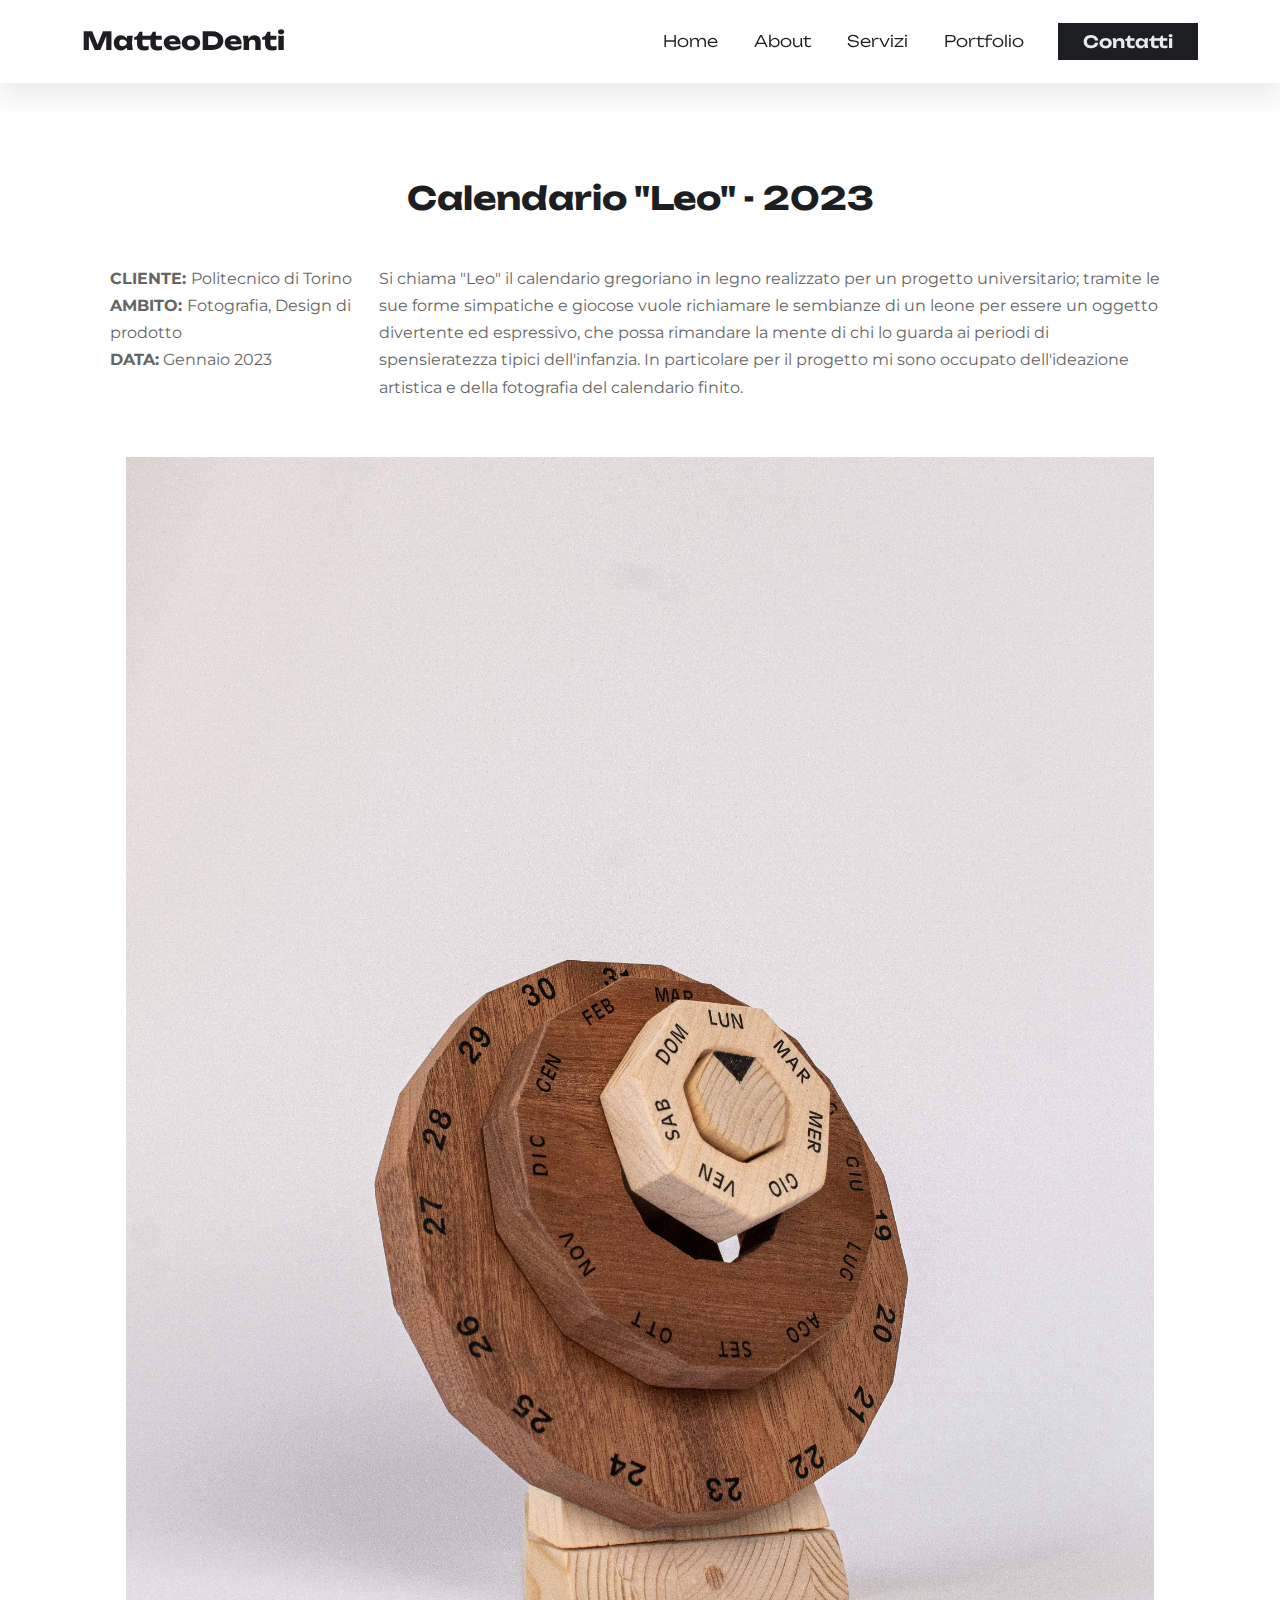
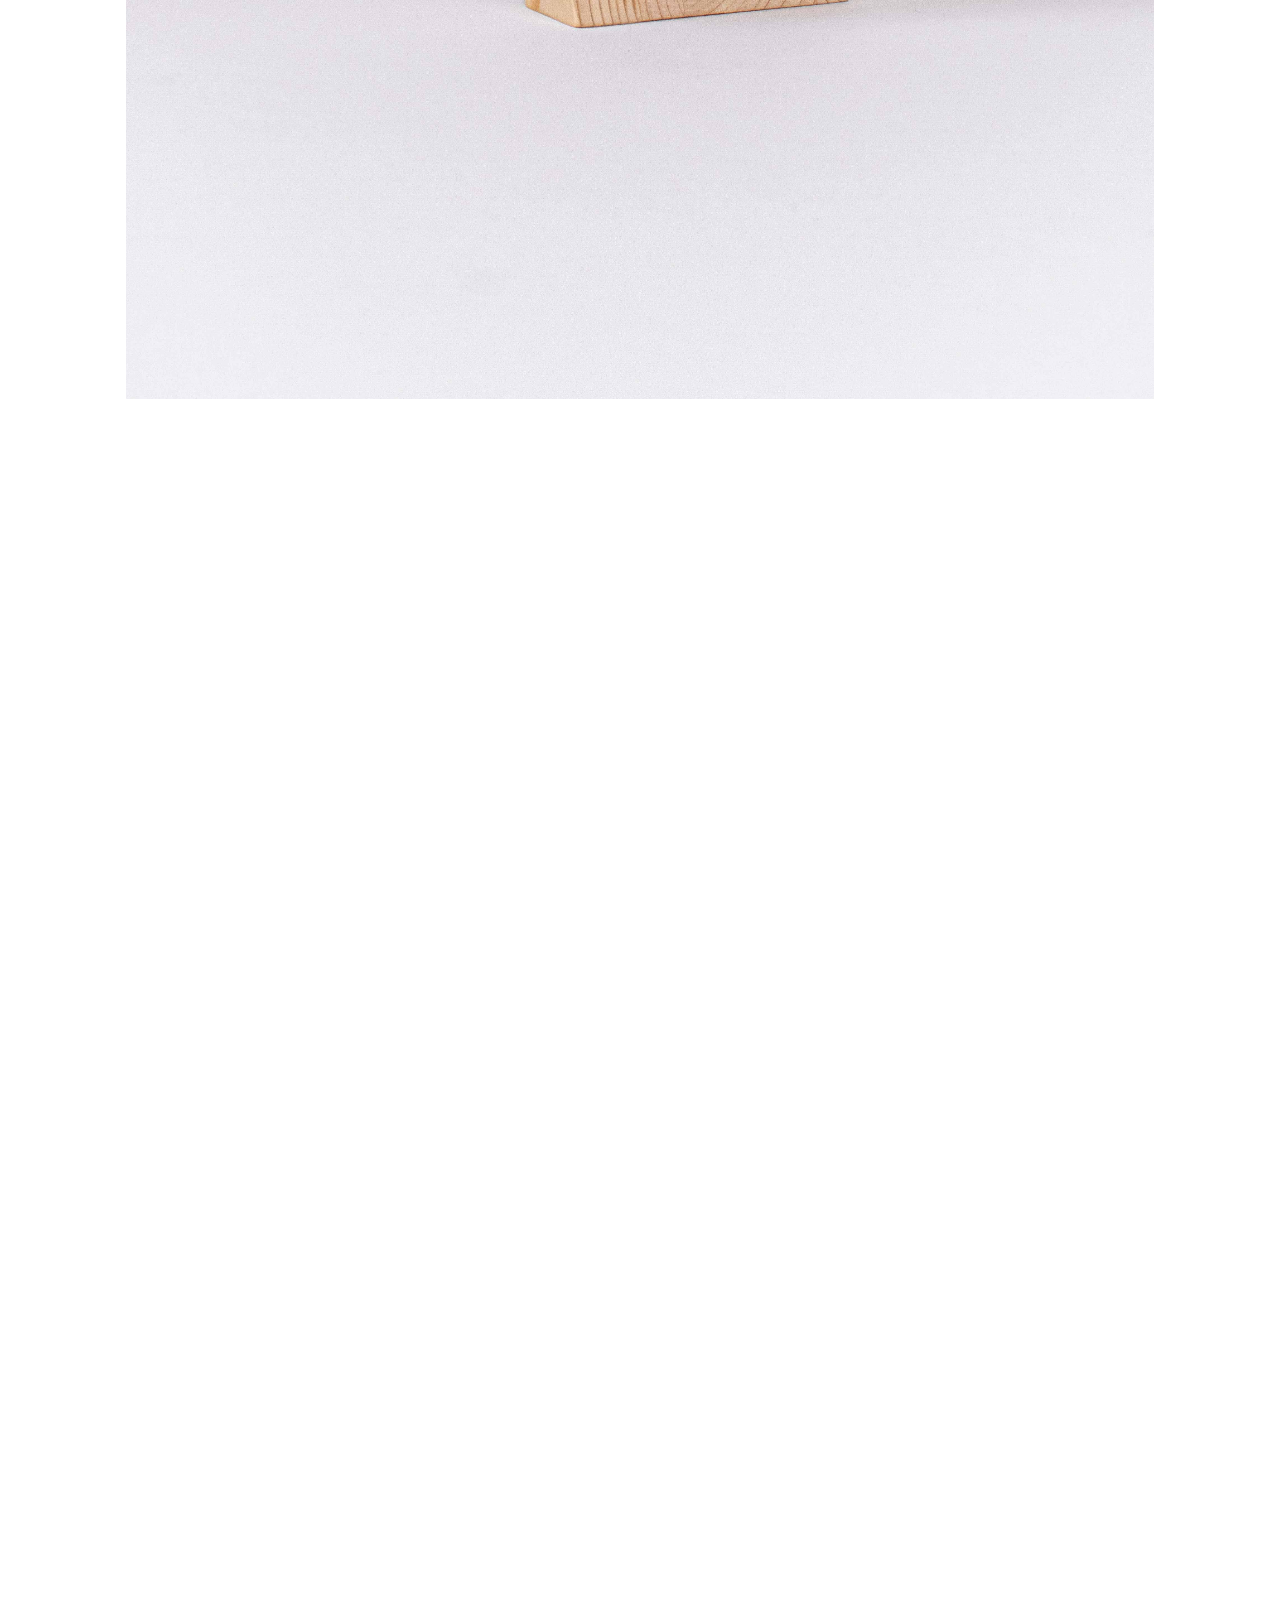
<file: PAGINE selected work/Page 2 - calendario leo.html>
<!doctype html>
<html lang="en">

<head>
    <meta charset="utf-8">
    <meta name="viewport" content="width=device-width, initial-scale=1">
    <title>Matteo Denti - sito web</title>
    <link href="https://cdn.jsdelivr.net/npm/bootstrap@5.3.3/dist/css/bootstrap.min.css" rel="stylesheet"
        integrity="sha384-QWTKZyjpPEjISv5WaRU9OFeRpok6YctnYmDr5pNlyT2bRjXh0JMhjY6hW+ALEwIH" crossorigin="anonymous">
    <!-- inserimento cdn per css bootstrap -->
    <link rel="stylesheet" href="https://cdn.jsdelivr.net/npm/bootstrap-icons@1.11.3/font/bootstrap-icons.min.css">
    <!-- inserimento cdn per icone bootstrap -->
    <link rel="stylesheet" href="../Assets/css/style.css"> <!-- inserimento dello style.css -->
    <link rel="stylesheet" href="https://cdn.jsdelivr.net/npm/swiper@11/swiper-bundle.min.css" />
    <!-- inserimento cdn per plugin swiper js -->
    <link rel="stylesheet" href="https://unpkg.com/aos@next/dist/aos.css" /> <!-- per plugin esterno animation on scroll -->
</head>

<body>

    <!-- SEZIONE 1: NAVBAR -->
    <nav class="navbar navbar-expand-lg sticky-top">
        <div class="container"> 
          <a class="navbar-brand" href="../index.html">MatteoDenti</a> 
          <button class="navbar-toggler" type="button" data-bs-toggle="collapse" data-bs-target="#navbarNav"
            aria-controls="navbarNav" aria-expanded="false" aria-label="Toggle navigation">
            <span class="navbar-toggler-icon"></span>
          </button>
          <div class="collapse navbar-collapse" id="navbarNav">
            <ul class="navbar-nav ms-auto"> <!-- Utilizzo di "ms-auto" per agire sui margini e spostare il menu a destra -->
    
              <li class="nav-item">
                <a class="nav-link" href="../index.html#hero">Home</a> <!-- link alla sezione home nella landing page -->
              </li>
              <li class="nav-item">
                <a class="nav-link" href="../index.html#about">About</a> <!-- link alla sezione about nella landing page -->
              </li>
              <li class="nav-item">
                <a class="nav-link" href="../index.html#servizi">Servizi</a> <!-- link alla sezione "servizi" nella landing page -->
              </li>
              <li class="nav-item">
                <a class="nav-link" href="../index.html#portfolio">Portfolio</a> <!-- link alla sezione "portfolio" nella landing page -->
              </li>
    
            </ul>
            <a href="../index.html#contatti" class="btn bottone-colorato ms-lg-3">Contatti</a> <!-- link alla sezione "contatti" nella landing page -->
    
          </div>
        </div>
    </nav>


    <!-- SEZIONE 2: GRIGLIA FOTO -->
    <section id="griglia-foto">

         <!-- titolo progetto e breve descrizione -->
        <div class="container px-2 pt-5">
      
        <!-- Titolo progetto -->
        <div class="title-container">
           <h1 class="titoli-sezioni mb-5 mt-5"> Calendario "Leo" - 2023 </h1>
        </div>

    
        <div class="row d-flex align-items-start margin-text-portfolio mb-2">

           <!-- Colonna sinistra: Descrizione sintetica -->
           <div class="col-md-3 col-lg-3 text-md-start">
              <p> <b> CLIENTE: </b> Politecnico di Torino <br>
                <b> AMBITO: </b> Fotografia, Design di prodotto <br>
                <b> DATA:</b> Gennaio 2023
              </p>
           </div>
      
           <!-- Colonna destra: Testo più vicino e fluido -->
           <div class="col-md-9 col-lg-9 d-flex align-items-center">
            <p class="mb-0">
                Si chiama "Leo" il calendario gregoriano in legno realizzato per un progetto universitario; 
                tramite le sue forme simpatiche e giocose vuole richiamare le sembianze di un leone per essere un oggetto divertente 
                ed espressivo, che possa rimandare la mente di chi lo guarda ai periodi di spensieratezza tipici dell'infanzia. 
                In particolare per il progetto mi sono occupato dell'ideazione artistica e della fotografia del calendario finito.
            </p>
          </div>

        </div>


            <!-- griglia fotografica -->
            <div class="row py-5 px-lg-5 px-sm-0">
                <div class="column">
                    <img class="modal-img" src="../Assets/images/Calendario Leo/1.jpg" alt="" srcset="" data-aos="fade" data-aos-delay="100">
                    <img class="modal-img" src="../Assets/images/Calendario Leo/2.jpg" alt="" srcset="" data-aos="fade" data-aos-delay="100">
                    <img class="modal-img" src="../Assets/images/Calendario Leo/3.jpg" alt="" srcset="" data-aos="fade" data-aos-delay="100">
                    <img class="modal-img" src="../Assets/images/Calendario Leo/4.jpg" alt="" srcset="" data-aos="fade" data-aos-delay="100">
                    <img class="modal-img" src="../Assets/images/Calendario Leo/6.jpg" alt="" srcset="" data-aos="fade" data-aos-delay="100">
                    <img class="modal-img" src="../Assets/images/Calendario Leo/7.jpg" alt="" srcset="" data-aos="fade" data-aos-delay="100">
                    <img class="modal-img" src="../Assets/images/Calendario Leo/8.jpg" alt="" srcset="" data-aos="fade" data-aos-delay="100">
                </div>

                <div class="column">
                    <img class="modal-img" src="../Assets/images/Calendario Leo/11.jpg" alt="" srcset="" data-aos="fade" data-aos-delay="100">
                    <img class="modal-img" src="../Assets/images/Calendario Leo/12.jpg" alt="" srcset="" data-aos="fade" data-aos-delay="100">
                    <img class="modal-img" src="../Assets/images/Calendario Leo/13.jpg" alt="" srcset="" data-aos="fade" data-aos-delay="100">
                    <img class="modal-img" src="../Assets/images/Calendario Leo/14.jpg" alt="" srcset="" data-aos="fade" data-aos-delay="100">
                    <img class="modal-img" src="../Assets/images/Calendario Leo/15.jpg" alt="" srcset="" data-aos="fade" data-aos-delay="100">
                    <img class="modal-img" src="../Assets/images/Calendario Leo/16.jpg" alt="" srcset="" data-aos="fade" data-aos-delay="100">
                    <img class="modal-img" src="../Assets/images/Calendario Leo/17.jpg" alt="" srcset="" data-aos="fade" data-aos-delay="100">
                    <img class="modal-img" src="../Assets/images/Calendario Leo/18.jpg" alt="" srcset="" data-aos="fade" data-aos-delay="100">
                </div>
            </div>


            <!-- Finestra modale -->
            <div id="modal" class="modal">
                <span class="close">&times;</span>
                <img class="modal-content" id="modal-img">
                <span class="prev">&#10094;</span> <!-- Freccia sinistra -->
                <span class="next">&#10095;</span> <!-- Freccia destra -->
            </div>

        </div>    

    </section>


    <!-- SEZIONE 7: FOOTER -->
    <section id="footer" class="margin-section section-padding-footer background-color-footer colore">
        <div class="container justify-content-center">

            <div class="row text-center">

                <div class="col-12">
                    <a href="#griglia-foto" class="link-footer">
                        <p>Back to top <i class="bi bi-arrow-up-short"></i></p>
                    </a>
                </div>

                <div class="col-12 mb-1">

                    <!-- link profilo instagram-->
                    <a href="https://www.instagram.com/teodenti.jpg?utm_source=ig_web_button_share_sheet&igsh=ZDNlZDc0MzIxNw=="
                        target="_blank" class="link-footer">
                        <!--  l'attributo target apre il link in una nuova scheda invece di ricaricare la pagina attuale. -->
                        <i class="bi bi-instagram" style="font-size: 26px;"> </i>
                    </a>

                    <!-- link profilo linkedin -->
                    <a href="https://www.linkedin.com/in/matteo-denti/" target="_blank" class="link-footer">
                        <i class="bi bi-linkedin ps-2" style="font-size: 26px;"></i>
                    </a>

                    <!-- link profilo behance-->
                    <a href="https://www.behance.net/matteodenti" target="_blank" class="link-footer">
                        <i class="bi bi-behance ps-2" style="font-size: 30px;"></i>
                    </a>

                    <!-- link per la mail -->
                    <a href="mailto:matteodenti0503@gmail.com" target="_blank" class="link-footer">
                        <i class="bi bi-envelope ps-2" style="font-size: 28px;"></i>
                    </a>

                    <!-- link contatti telegram -->
                    <a href="https://t.me/Abend999" target="_blank" class="link-footer">
                        <i class="bi bi-telegram ps-2" style="font-size: 28px;"></i>
                    </a>
                </div>

                <div class="col-12">
                    <p> ©2025 Matteo Denti. All rights Reserved </p>
                </div>



            </div>

        </div>

    </section>




    <script src="https://cdn.jsdelivr.net/npm/swiper@11/swiper-bundle.min.js"></script>
    <!-- inserimento cdn per js swiper -->
    <script src="https://unpkg.com/aos@next/dist/aos.js"></script> <!-- inserimento dello animation on scroll -->
    <script src="https://cdn.jsdelivr.net/npm/bootstrap@5.3.3/dist/js/bootstrap.bundle.min.js"
        integrity="sha384-YvpcrYf0tY3lHB60NNkmXc5s9fDVZLESaAA55NDzOxhy9GkcIdslK1eN7N6jIeHz"
        crossorigin="anonymous"></script> <!-- inserimento cdn per js bootstrap -->
    <script src="../Assets/Js/Javascript.js"> </script> <!-- inserimento dello Javascript.js-->
  
</body>

</html>
</file>
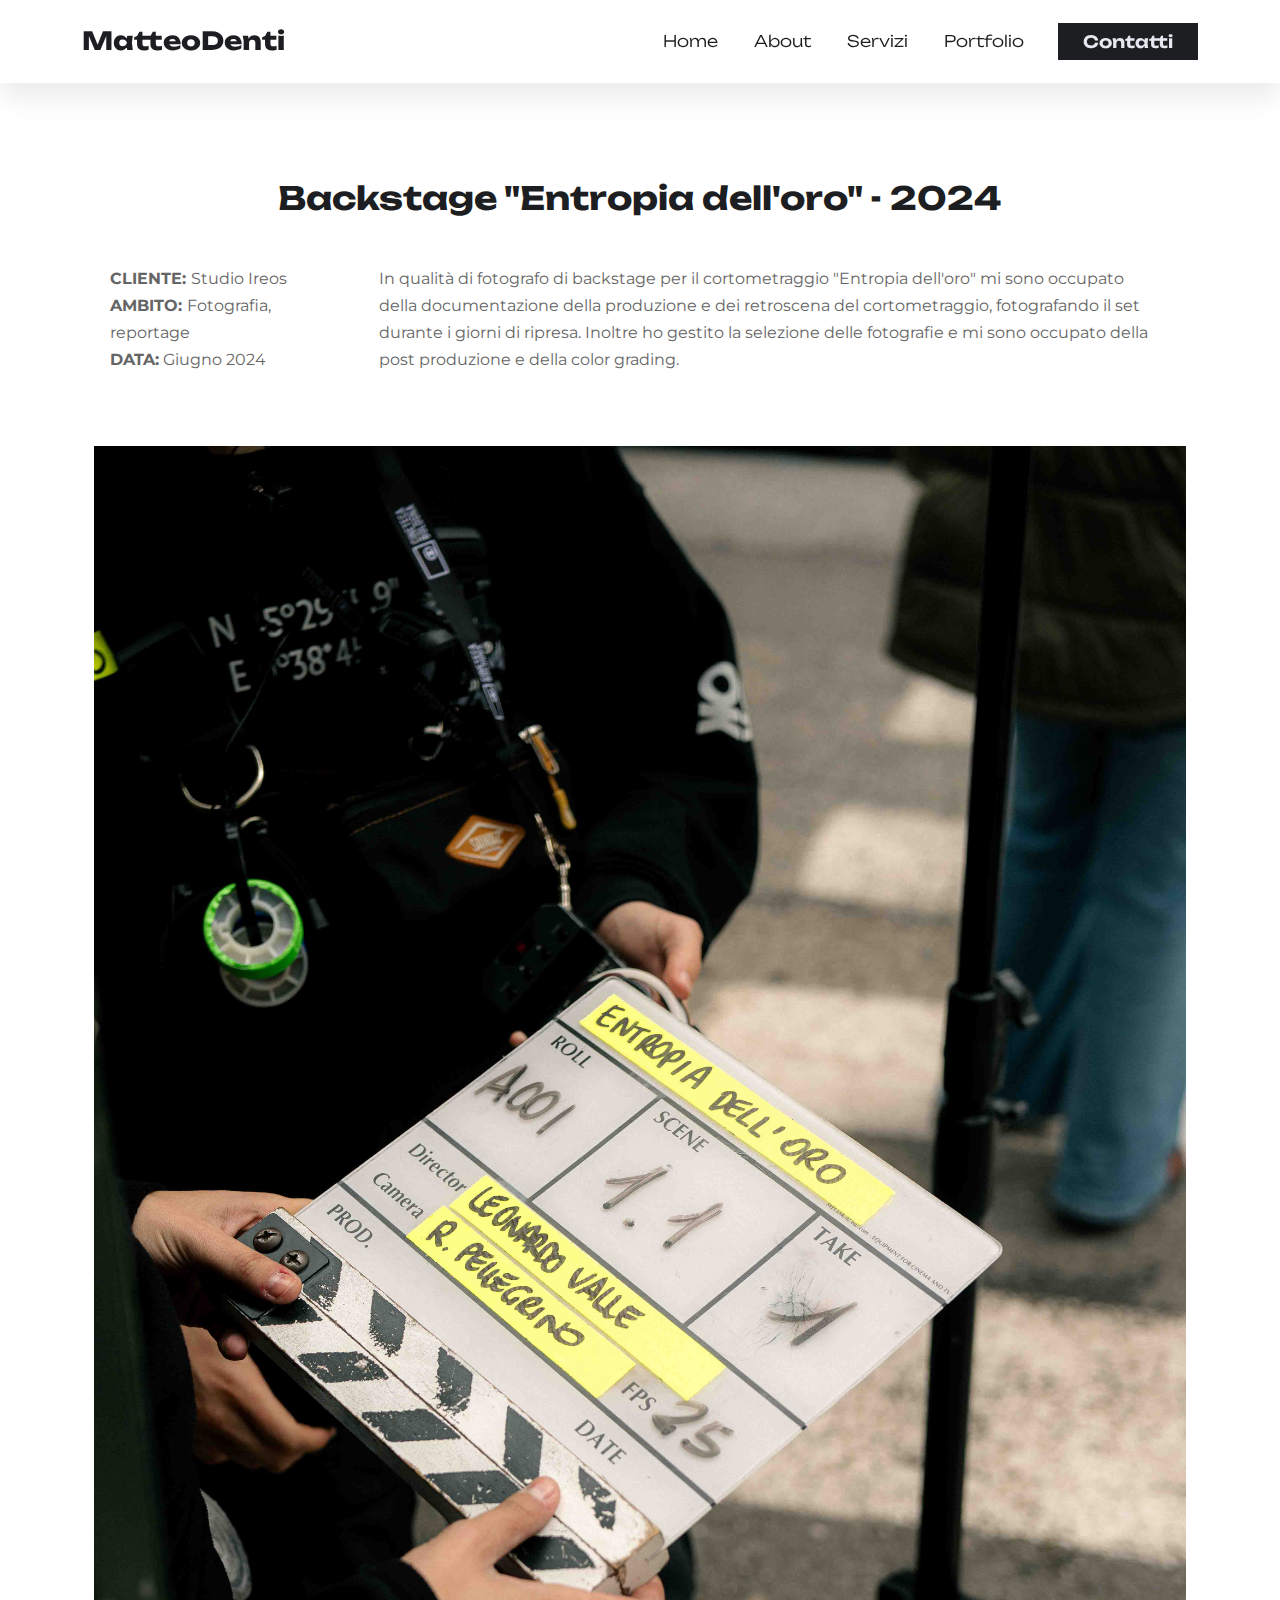
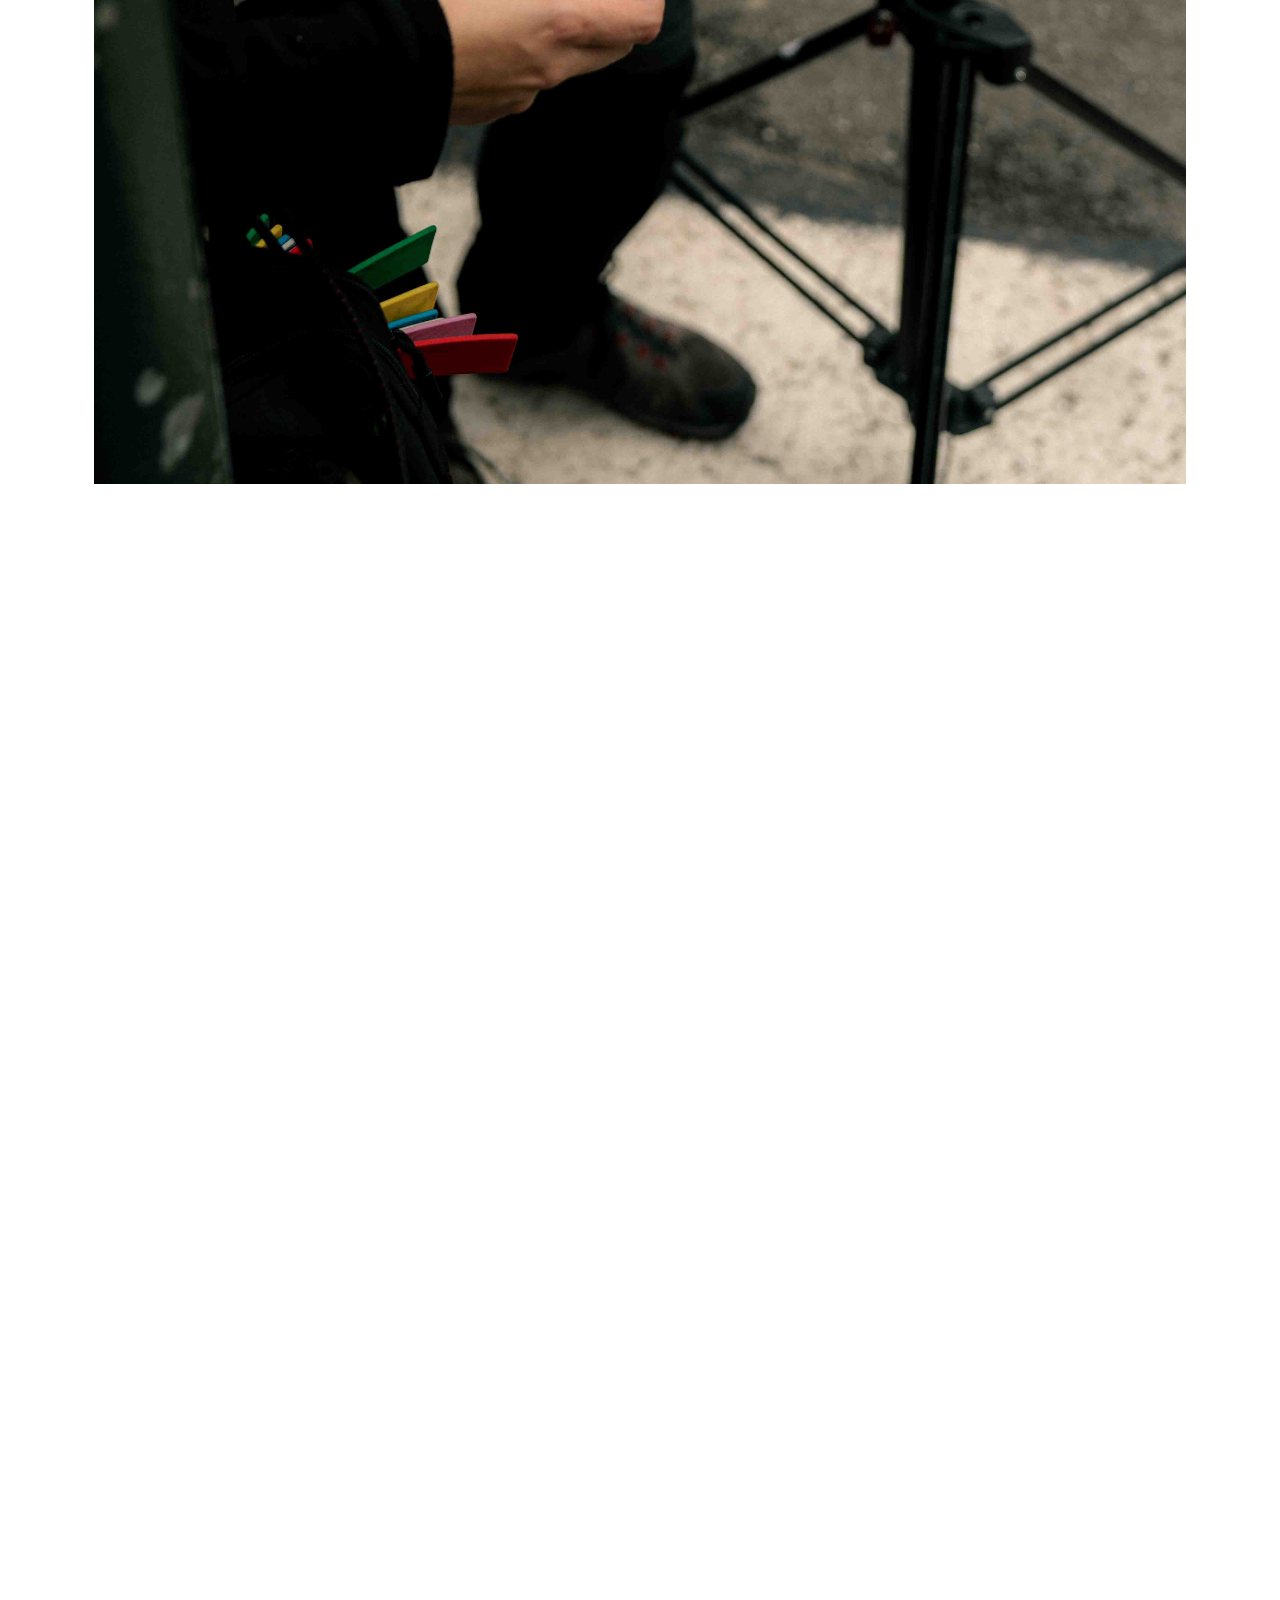
<file: PAGINE selected work/Page 3  - entropia.html>
<!doctype html>
<html lang="en">

<head>
    <meta charset="utf-8">
    <meta name="viewport" content="width=device-width, initial-scale=1">
    <title>Matteo Denti - sito web</title>
    <link href="https://cdn.jsdelivr.net/npm/bootstrap@5.3.3/dist/css/bootstrap.min.css" rel="stylesheet"
        integrity="sha384-QWTKZyjpPEjISv5WaRU9OFeRpok6YctnYmDr5pNlyT2bRjXh0JMhjY6hW+ALEwIH" crossorigin="anonymous">
    <!-- inserimento cdn per css bootstrap -->
    <link rel="stylesheet" href="https://cdn.jsdelivr.net/npm/bootstrap-icons@1.11.3/font/bootstrap-icons.min.css">
    <!-- inserimento cdn per icone bootstrap -->
    <link rel="stylesheet" href="../Assets/css/style.css"> <!-- inserimento dello style.css -->
    <link rel="stylesheet" href="https://cdn.jsdelivr.net/npm/swiper@11/swiper-bundle.min.css" />
    <!-- inserimento cdn per plugin swiper js -->
    <link rel="stylesheet" href="https://unpkg.com/aos@next/dist/aos.css" />
    <!-- per plugin esterno animation on scroll -->
</head>

<body>

    <!-- SEZIONE 1: NAVBAR -->
    <nav class="navbar navbar-expand-lg sticky-top">
        <div class="container"> 
          <a class="navbar-brand" href="../index.html">MatteoDenti</a> 
          <button class="navbar-toggler" type="button" data-bs-toggle="collapse" data-bs-target="#navbarNav"
            aria-controls="navbarNav" aria-expanded="false" aria-label="Toggle navigation">
            <span class="navbar-toggler-icon"></span>
          </button>
          <div class="collapse navbar-collapse" id="navbarNav">
            <ul class="navbar-nav ms-auto"> <!-- Utilizzo di "ms-auto" per agire sui margini e spostare il menu a destra -->
    
              <li class="nav-item">
                <a class="nav-link" href="../index.html#hero">Home</a> <!-- link alla sezione home nella landing page -->
              </li>
              <li class="nav-item">
                <a class="nav-link" href="../index.html#about">About</a> <!-- link alla sezione about nella landing page -->
              </li>
              <li class="nav-item">
                <a class="nav-link" href="../index.html#servizi">Servizi</a> <!-- link alla sezione "servizi" nella landing page -->
              </li>
              <li class="nav-item">
                <a class="nav-link" href="../index.html#portfolio">Portfolio</a> <!-- link alla sezione "portfolio" nella landing page -->
              </li>
    
            </ul>
            <a href="../index.html#contatti" class="btn bottone-colorato ms-lg-3">Contatti</a> <!-- link alla sezione "contatti" nella landing page -->
    
          </div>
        </div>
    </nav>


    <!-- SEZIONE 2: GRIGLIA FOTO -->
    <section id="griglia-foto">

        <!-- titolo progetto e breve descrizione -->
        <div class="container px-2 pt-5">

            <!-- Titolo progetto -->
          <div class="title-container">
            <h1 class="titoli-sezioni mb-5 mt-5"> Backstage "Entropia dell'oro" - 2024 </h1>
          </div>


          <div class="row d-flex align-items-start margin-text-portfolio mb-2">

                <!-- Colonna sinistra: Descrizione sintetica -->
                <div class="col-md-3 col-lg-3 text-md-start">
                   <p> <b> CLIENTE: </b> Studio Ireos <br>
                     <b> AMBITO: </b> Fotografia, reportage <br>
                     <b> DATA:</b> Giugno 2024
                   </p>
                </div>
           
                <!-- Colonna destra: Testo più vicino e fluido -->
                <div class="col-md-9 col-lg-9 d-flex align-items-center">
                 <p class="mb-0">
                    In qualità di fotografo di backstage per il cortometraggio "Entropia dell'oro" mi sono occupato della documentazione 
                    della produzione e dei retroscena del cortometraggio, fotografando il set durante i giorni di ripresa. 
                    Inoltre ho gestito la selezione delle fotografie e mi sono occupato della post produzione e della color grading.
                 </p>
               </div>
     
          </div>


            <!-- griglia fotografica -->
            <div class="row py-5 px-lg-3 px-sm-0">
                <div class="column">
                    <img class="modal-img" src="../Assets/images/Entropia dell'oro/1.jpg" alt="" srcset="" data-aos="fade" data-aos-delay="20">
                    <img class="modal-img" src="../Assets/images/Entropia dell'oro/2.jpg" alt="" srcset="" data-aos="fade" data-aos-delay="20">
                    <img class="modal-img" src="../Assets/images/Entropia dell'oro/3.jpg" alt="" srcset="" data-aos="fade" data-aos-delay="20">
                    <img class="modal-img" src="../Assets/images/Entropia dell'oro/4.jpg" alt="" srcset="" data-aos="fade" data-aos-delay="20">
                    <img class="modal-img" src="../Assets/images/Entropia dell'oro/5.jpg" alt="" srcset="" data-aos="fade" data-aos-delay="20">
                    <img class="modal-img" src="../Assets/images/Entropia dell'oro/6.jpg" alt="" srcset="" data-aos="fade" data-aos-delay="20">
                    <img class="modal-img" src="../Assets/images/Entropia dell'oro/7.jpg" alt="" srcset="" data-aos="fade" data-aos-delay="20">
                    <img class="modal-img" src="../Assets/images/Entropia dell'oro/8.jpg" alt="" srcset="" data-aos="fade" data-aos-delay="20">
                </div>

                <div class="column">
                    <img class="modal-img" src="../Assets/images/Entropia dell'oro/9.jpg" alt="" srcset="" data-aos="fade" data-aos-delay="20">
                    <img class="modal-img" src="../Assets/images/Entropia dell'oro/10.jpg" alt="" srcset="" data-aos="fade" data-aos-delay="20">
                    <img class="modal-img" src="../Assets/images/Entropia dell'oro/11.jpg" alt="" srcset="" data-aos="fade" data-aos-delay="20">
                    <img class="modal-img" src="../Assets/images/Entropia dell'oro/12.jpg" alt="" srcset="" data-aos="fade" data-aos-delay="20">
                    <img class="modal-img" src="../Assets/images/Entropia dell'oro/13.jpg" alt="" srcset="" data-aos="fade" data-aos-delay="20">
                    <img class="modal-img" src="../Assets/images/Entropia dell'oro/14.jpg" alt="" srcset="" data-aos="fade" data-aos-delay="20">
                    <img class="modal-img" src="../Assets/images/Entropia dell'oro/15.jpg" alt="" srcset="" data-aos="fade" data-aos-delay="20">
                    <img class="modal-img" src="../Assets/images/Entropia dell'oro/16.jpg" alt="" srcset="" data-aos="fade" data-aos-delay="20">
                </div>

                <div class="column">
                    <img class="modal-img" src="../Assets/images/Entropia dell'oro/17.jpg" alt="" srcset="" data-aos="fade" data-aos-delay="20">
                    <img class="modal-img" src="../Assets/images/Entropia dell'oro/18.jpg" alt="" srcset="" data-aos="fade" data-aos-delay="20">
                    <img class="modal-img" src="../Assets/images/Entropia dell'oro/19.jpg" alt="" srcset="" data-aos="fade" data-aos-delay="20">
                    <img class="modal-img" src="../Assets/images/Entropia dell'oro/20.jpg" alt="" srcset="" data-aos="fade" data-aos-delay="20">
                    <img class="modal-img" src="../Assets/images/Entropia dell'oro/21.jpg" alt="" srcset="" data-aos="fade" data-aos-delay="100">
                    <img class="modal-img" src="../Assets/images/Entropia dell'oro/22.jpg" alt="" srcset="" data-aos="fade" data-aos-delay="20">
                    <img class="modal-img" src="../Assets/images/Entropia dell'oro/23.jpg" alt="" srcset="" data-aos="fade" data-aos-delay="20">
                    <img class="modal-img" src="../Assets/images/Entropia dell'oro/24.jpg" alt="" srcset="" data-aos="fade" data-aos-delay="20">
                </div>

                <div class="column">
                    <img class="modal-img" src="../Assets/images/Entropia dell'oro/25.jpg" alt="" srcset="" data-aos="fade" data-aos-delay="20">
                    <img class="modal-img" src="../Assets/images/Entropia dell'oro/26.jpg" alt="" srcset="" data-aos="fade" data-aos-delay="20">
                    <img class="modal-img" src="../Assets/images/Entropia dell'oro/27.jpg" alt="" srcset="" data-aos="fade" data-aos-delay="20">
                    <img class="modal-img" src="../Assets/images/Entropia dell'oro/28.jpg" alt="" srcset="" data-aos="fade" data-aos-delay="20">
                    <img class="modal-img" src="../Assets/images/Entropia dell'oro/29.jpg" alt="" srcset="" data-aos="fade" data-aos-delay="20">
                    <img class="modal-img" src="../Assets/images/Entropia dell'oro/30.jpg" alt="" srcset="" data-aos="fade" data-aos-delay="20">
                    <img class="modal-img" src="../Assets/images/Entropia dell'oro/31.jpg" alt="" srcset="" data-aos="fade" data-aos-delay="20">
                    <img class="modal-img" src="../Assets/images/Entropia dell'oro/32.jpg" alt="" srcset="" data-aos="fade" data-aos-delay="20">
                </div>

            </div>


            <!-- Finestra modale -->
            <div id="modal" class="modal">
                <span class="close">&times;</span>
                <img class="modal-content" id="modal-img">
                <span class="prev">&#10094;</span> <!-- Freccia sinistra -->
                <span class="next">&#10095;</span> <!-- Freccia destra -->
            </div>

        </div>

    </section>


    <!-- SEZIONE 7: FOOTER -->
    <section id="footer" class="margin-section section-padding-footer background-color-footer colore">
        <div class="container justify-content-center">

            <div class="row text-center">

                <div class="col-12">
                    <a href="#griglia-foto" class="link-footer">
                        <p>Back to top <i class="bi bi-arrow-up-short"></i></p>
                    </a>
                </div>

                <div class="col-12 mb-1">

                    <!-- link profilo instagram-->
                    <a href="https://www.instagram.com/teodenti.jpg?utm_source=ig_web_button_share_sheet&igsh=ZDNlZDc0MzIxNw=="
                        target="_blank" class="link-footer">
                        <!--  l'attributo target apre il link in una nuova scheda invece di ricaricare la pagina attuale. -->
                        <i class="bi bi-instagram" style="font-size: 26px;"> </i>
                    </a>

                    <!-- link profilo linkedin -->
                    <a href="https://www.linkedin.com/in/matteo-denti/" target="_blank" class="link-footer">
                        <i class="bi bi-linkedin ps-2" style="font-size: 26px;"></i>
                    </a>

                    <!-- link profilo behance-->
                    <a href="https://www.behance.net/matteodenti" target="_blank" class="link-footer">
                        <i class="bi bi-behance ps-2" style="font-size: 30px;"></i>
                    </a>

                    <!-- link per la mail -->
                    <a href="mailto:matteodenti0503@gmail.com" target="_blank" class="link-footer">
                        <i class="bi bi-envelope ps-2" style="font-size: 28px;"></i>
                    </a>

                    <!-- link contatti telegram -->
                    <a href="https://t.me/Abend999" target="_blank" class="link-footer">
                        <i class="bi bi-telegram ps-2" style="font-size: 28px;"></i>
                    </a>
                </div>

                <div class="col-12">
                    <p> ©2025 Matteo Denti. All rights Reserved </p>
                </div>



            </div>

        </div>

    </section>




    <script src="https://cdn.jsdelivr.net/npm/swiper@11/swiper-bundle.min.js"></script>
    <!-- inserimento cdn per js swiper -->
    <script src="https://unpkg.com/aos@next/dist/aos.js"></script> <!-- inserimento dello animation on scroll -->
    <script src="https://cdn.jsdelivr.net/npm/bootstrap@5.3.3/dist/js/bootstrap.bundle.min.js"
        integrity="sha384-YvpcrYf0tY3lHB60NNkmXc5s9fDVZLESaAA55NDzOxhy9GkcIdslK1eN7N6jIeHz"
        crossorigin="anonymous"></script> <!-- inserimento cdn per js bootstrap -->
    <script src="../Assets/Js/Javascript.js"> </script> <!-- inserimento dello Javascript.js-->
  
</body>

</html>
</file>
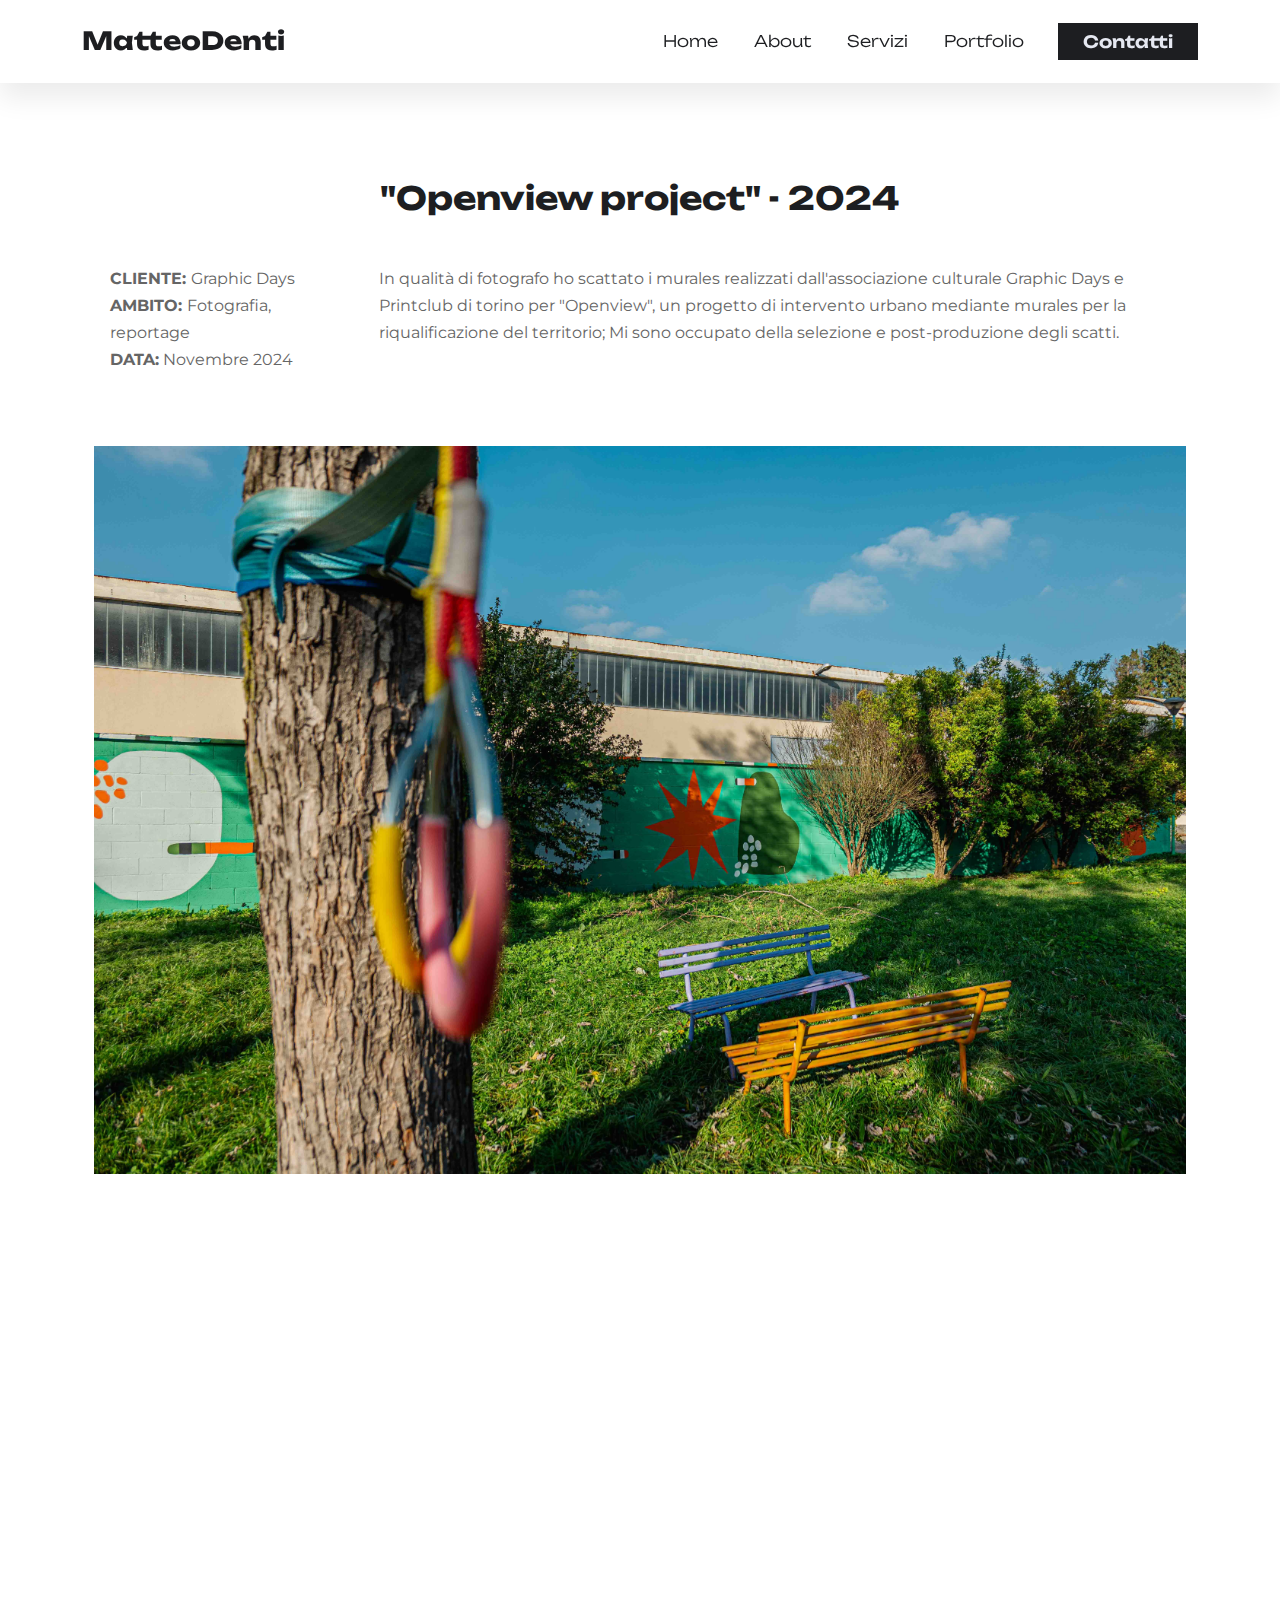
<file: PAGINE selected work/Page 4 - openview.html>
<!doctype html>
<html lang="en">

<head>
    <meta charset="utf-8">
    <meta name="viewport" content="width=device-width, initial-scale=1">
    <title>Matteo Denti - sito web</title>
    <link href="https://cdn.jsdelivr.net/npm/bootstrap@5.3.3/dist/css/bootstrap.min.css" rel="stylesheet"
        integrity="sha384-QWTKZyjpPEjISv5WaRU9OFeRpok6YctnYmDr5pNlyT2bRjXh0JMhjY6hW+ALEwIH" crossorigin="anonymous">
    <!-- inserimento cdn per css bootstrap -->
    <link rel="stylesheet" href="https://cdn.jsdelivr.net/npm/bootstrap-icons@1.11.3/font/bootstrap-icons.min.css">
    <!-- inserimento cdn per icone bootstrap -->
    <link rel="stylesheet" href="../Assets/css/style.css"> <!-- inserimento dello style.css -->
    <link rel="stylesheet" href="https://cdn.jsdelivr.net/npm/swiper@11/swiper-bundle.min.css" />
    <!-- inserimento cdn per plugin swiper js -->
    <link rel="stylesheet" href="https://unpkg.com/aos@next/dist/aos.css" />
    <!-- per plugin esterno animation on scroll -->
</head>

<body>

    <!-- SEZIONE 1: NAVBAR -->
    <nav class="navbar navbar-expand-lg sticky-top">
        <div class="container"> 
          <a class="navbar-brand" href="../index.html">MatteoDenti</a> 
          <button class="navbar-toggler" type="button" data-bs-toggle="collapse" data-bs-target="#navbarNav"
            aria-controls="navbarNav" aria-expanded="false" aria-label="Toggle navigation">
            <span class="navbar-toggler-icon"></span>
          </button>
          <div class="collapse navbar-collapse" id="navbarNav">
            <ul class="navbar-nav ms-auto"> <!-- Utilizzo di "ms-auto" per agire sui margini e spostare il menu a destra -->
    
              <li class="nav-item">
                <a class="nav-link" href="../index.html#hero">Home</a> <!-- link alla sezione home nella landing page -->
              </li>
              <li class="nav-item">
                <a class="nav-link" href="../index.html#about">About</a> <!-- link alla sezione about nella landing page -->
              </li>
              <li class="nav-item">
                <a class="nav-link" href="../index.html#servizi">Servizi</a> <!-- link alla sezione "servizi" nella landing page -->
              </li>
              <li class="nav-item">
                <a class="nav-link" href="../index.html#portfolio">Portfolio</a> <!-- link alla sezione "portfolio" nella landing page -->
              </li>
    
            </ul>
            <a href="../index.html#contatti" class="btn bottone-colorato ms-lg-3">Contatti</a> <!-- link alla sezione "contatti" nella landing page -->
    
          </div>
        </div>
      </nav>


    <!-- SEZIONE 2: GRIGLIA FOTO -->
    <section id="griglia-foto">

        <!-- titolo progetto e breve descrizione -->
        <div class="container px-2 pt-5">

            <!-- Titolo progetto -->
          <div class="title-container">
             <h1 class="titoli-sezioni mb-5 mt-5"> "Openview project" - 2024 </h1>
          </div>


          <div class="row d-flex align-items-start margin-text-portfolio mb-2">

            <!-- Colonna sinistra: Descrizione sintetica -->
            <div class="col-md-3 col-lg-3 text-md-start">
               <p> <b> CLIENTE: </b> Graphic Days <br>
                 <b> AMBITO: </b> Fotografia, reportage <br>
                 <b> DATA:</b> Novembre 2024
               </p>
            </div>
       
            <!-- Colonna destra: Testo più vicino e fluido -->
            <div class="col-md-9 col-lg-9 d-flex align-items-center">
             <p class="mb-0">
                In qualità di fotografo ho scattato i murales realizzati dall'associazione culturale Graphic Days e Printclub di torino
                per "Openview", un progetto di intervento urbano mediante murales per la riqualificazione del territorio;
                Mi sono occupato della selezione e post-produzione degli scatti.
             </p>
           </div>
 
          </div>


            <!-- griglia fotografica -->
            <div class="row py-5 px-lg-3 px-sm-0">
                <div class="column">
                    <img class="modal-img" src="../Assets/images/Openview/1.jpg" alt="" srcset="" data-aos="fade" data-aos-delay="20">
                    <img class="modal-img" src="../Assets/images/Openview/2.jpg" alt="" srcset="" data-aos="fade" data-aos-delay="20">
                    <img class="modal-img" src="../Assets/images/Openview/3.jpg" alt="" srcset="" data-aos="fade" data-aos-delay="20">
                    <img class="modal-img" src="../Assets/images/Openview/4.jpg" alt="" srcset="" data-aos="fade" data-aos-delay="20">
                    <img class="modal-img" src="../Assets/images/Openview/5.jpg" alt="" srcset="" data-aos="fade" data-aos-delay="20">
                    <img class="modal-img" src="../Assets/images/Openview/6.jpg" alt="" srcset="" data-aos="fade" data-aos-delay="20">
                    <img class="modal-img" src="../Assets/images/Openview/7.jpg" alt="" srcset="" data-aos="fade" data-aos-delay="20">
                    <img class="modal-img" src="../Assets/images/Openview/8.jpg" alt="" srcset="" data-aos="fade" data-aos-delay="20">
                    <img class="modal-img" src="../Assets/images/Openview/9.jpg" alt="" srcset="" data-aos="fade" data-aos-delay="20">
                    <img class="modal-img" src="../Assets/images/Openview/19.jpg" alt="" srcset="" data-aos="fade" data-aos-delay="20">
                    <img class="modal-img" src="../Assets/images/Openview/21.jpg" alt="" srcset="" data-aos="fade" data-aos-delay="20">
                </div>

                <div class="column">
                    <img class="modal-img" src="../Assets/images/Openview/10.jpg" alt="" srcset="" data-aos="fade" data-aos-delay="20">
                    <img class="modal-img" src="../Assets/images/Openview/11.jpg" alt="" srcset="" data-aos="fade" data-aos-delay="20">
                    <img class="modal-img" src="../Assets/images/Openview/12.jpg" alt="" srcset="" data-aos="fade" data-aos-delay="20">
                    <img class="modal-img" src="../Assets/images/Openview/13.jpg" alt="" srcset="" data-aos="fade" data-aos-delay="20">
                    <img class="modal-img" src="../Assets/images/Openview/14.jpg" alt="" srcset="" data-aos="fade" data-aos-delay="20">
                    <img class="modal-img" src="../Assets/images/Openview/15.jpg" alt="" srcset="" data-aos="fade" data-aos-delay="20">
                    <img class="modal-img" src="../Assets/images/Openview/16-v2.jpg" alt="" srcset="" data-aos="fade" data-aos-delay="20">
                    <img class="modal-img" src="../Assets/images/Openview/17.jpg" alt="" srcset="" data-aos="fade" data-aos-delay="20">
                    <img class="modal-img" src="../Assets/images/Openview/18.jpg" alt="" srcset="" data-aos="fade" data-aos-delay="20">
                    <img class="modal-img" src="../Assets/images/Openview/20.jpg" alt="" srcset="" data-aos="fade" data-aos-delay="20">
                    <img class="modal-img" src="../Assets/images/Openview/22.jpg" alt="" srcset="" data-aos="fade" data-aos-delay="20">
                </div>

            </div>


            <!-- Finestra modale -->
            <div id="modal" class="modal">
              <span class="close">&times;</span>
              <img class="modal-content" id="modal-img">
              <span class="prev">&#10094;</span> <!-- Freccia sinistra -->
              <span class="next">&#10095;</span> <!-- Freccia destra -->
            </div>

        </div>

    </section>


    <!-- SEZIONE 7: FOOTER -->
    <section id="footer" class="margin-section section-padding-footer background-color-footer colore">
        <div class="container justify-content-center">

            <div class="row text-center">

                <div class="col-12">
                    <a href="#griglia-foto" class="link-footer">
                        <p>Back to top <i class="bi bi-arrow-up-short"></i></p>
                    </a>
                </div>

                <div class="col-12 mb-1">

                    <!-- link profilo instagram-->
                    <a href="https://www.instagram.com/teodenti.jpg?utm_source=ig_web_button_share_sheet&igsh=ZDNlZDc0MzIxNw=="
                        target="_blank" class="link-footer">
                        <!--  l'attributo target apre il link in una nuova scheda invece di ricaricare la pagina attuale. -->
                        <i class="bi bi-instagram" style="font-size: 26px;"> </i>
                    </a>

                    <!-- link profilo linkedin -->
                    <a href="https://www.linkedin.com/in/matteo-denti/" target="_blank" class="link-footer">
                        <i class="bi bi-linkedin ps-2" style="font-size: 26px;"></i>
                    </a>

                    <!-- link profilo behance-->
                    <a href="https://www.behance.net/matteodenti" target="_blank" class="link-footer">
                        <i class="bi bi-behance ps-2" style="font-size: 30px;"></i>
                    </a>

                    <!-- link per la mail -->
                    <a href="mailto:matteodenti0503@gmail.com" target="_blank" class="link-footer">
                        <i class="bi bi-envelope ps-2" style="font-size: 28px;"></i>
                    </a>

                    <!-- link contatti telegram -->
                    <a href="https://t.me/Abend999" target="_blank" class="link-footer">
                        <i class="bi bi-telegram ps-2" style="font-size: 28px;"></i>
                    </a>
                </div>

                <div class="col-12">
                    <p> ©2025 Matteo Denti. All rights Reserved </p>
                </div>



            </div>

        </div>

    </section>




    <script src="https://cdn.jsdelivr.net/npm/swiper@11/swiper-bundle.min.js"></script>
    <!-- inserimento cdn per js swiper -->
    <script src="https://unpkg.com/aos@next/dist/aos.js"></script> <!-- inserimento dello animation on scroll -->
    <script src="https://cdn.jsdelivr.net/npm/bootstrap@5.3.3/dist/js/bootstrap.bundle.min.js"
        integrity="sha384-YvpcrYf0tY3lHB60NNkmXc5s9fDVZLESaAA55NDzOxhy9GkcIdslK1eN7N6jIeHz"
        crossorigin="anonymous"></script> <!-- inserimento cdn per js bootstrap -->
    <script src="../Assets/Js/Javascript.js"> </script> <!-- inserimento dello Javascript.js-->
  
</body>

</html>
</file>
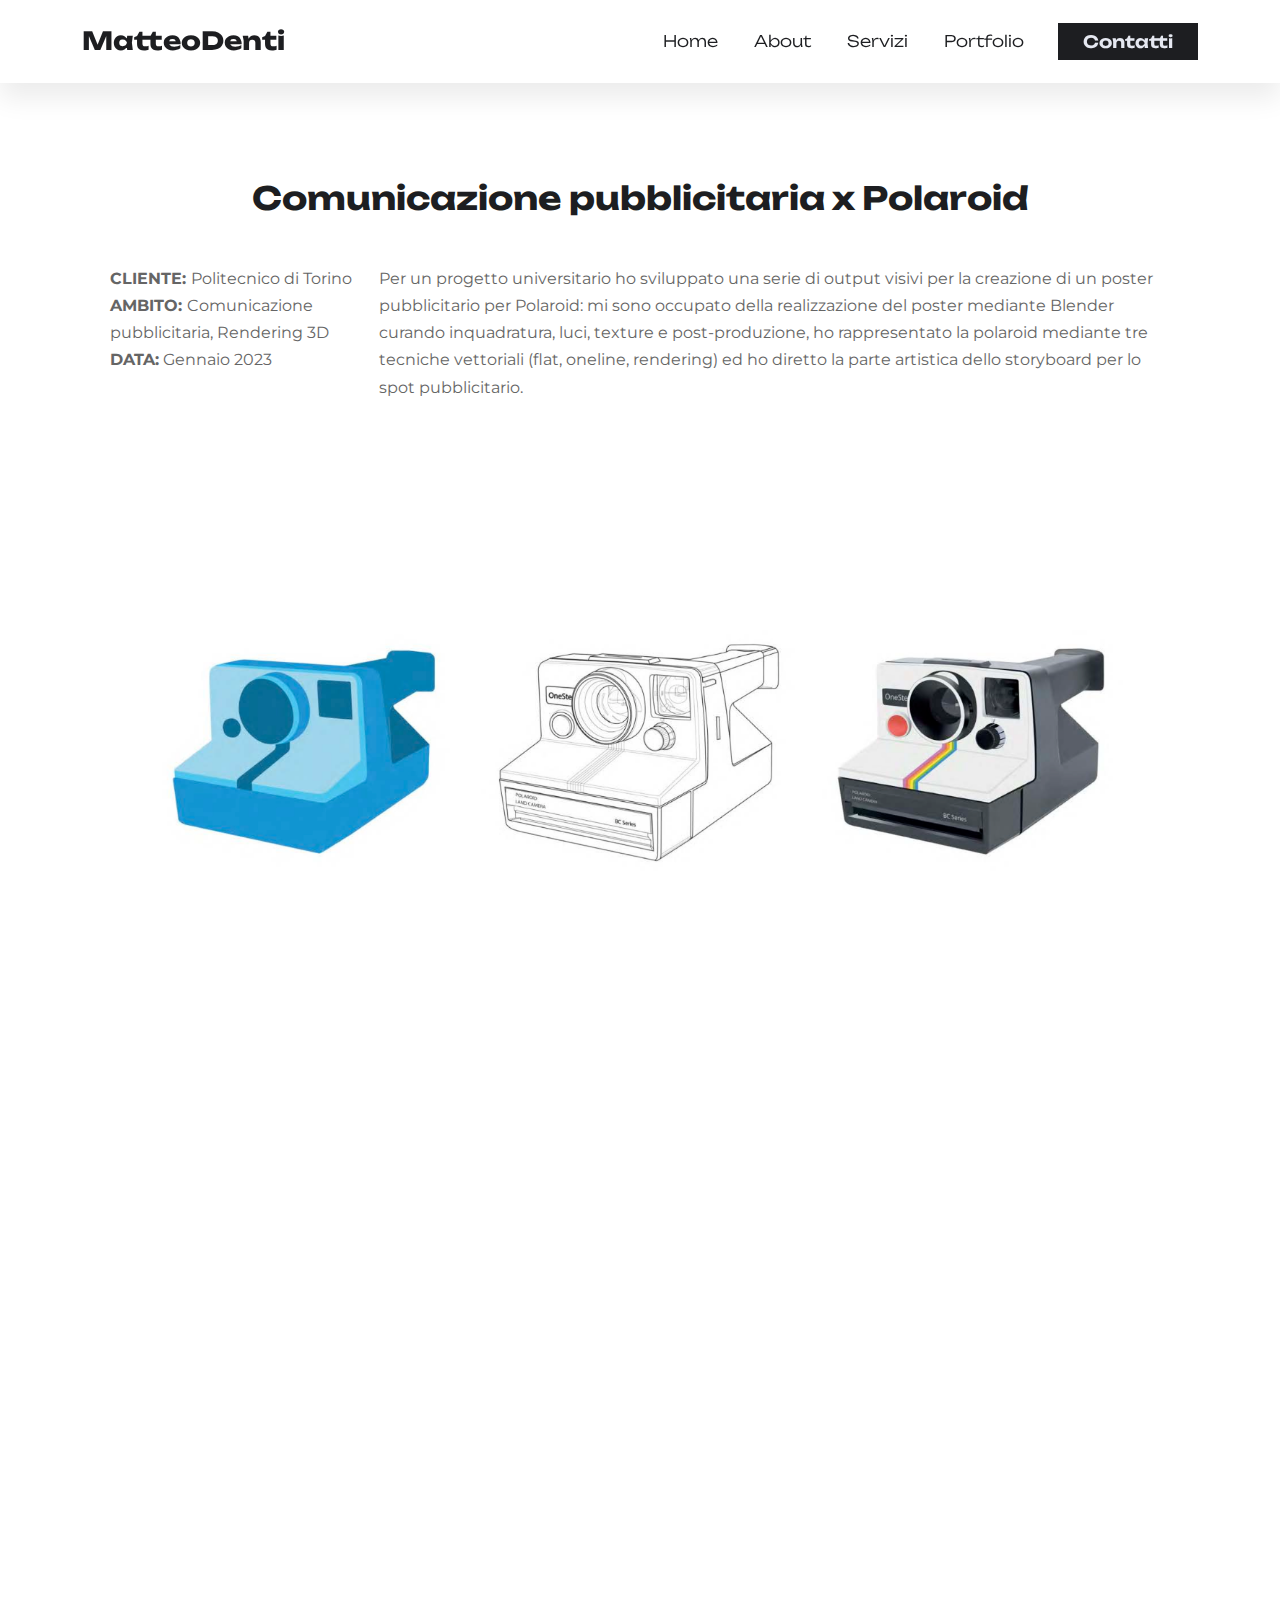
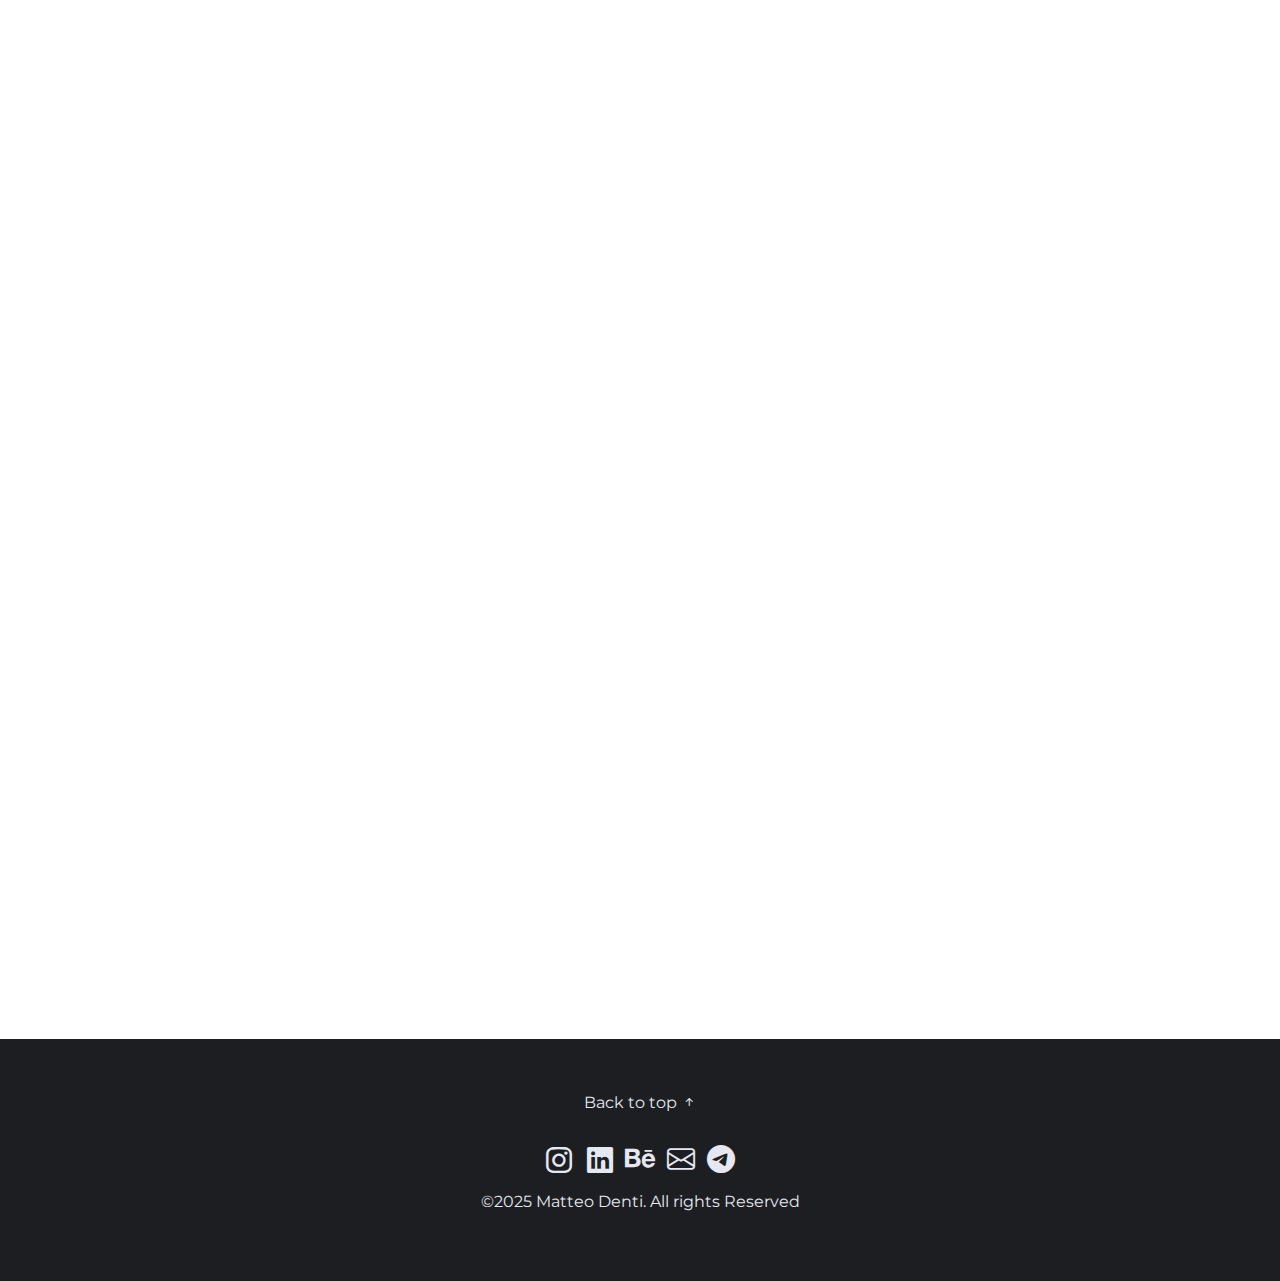
<file: PAGINE selected work/Page 6 - polaroid.html>
<!doctype html>
<html lang="en">

<head>
    <meta charset="utf-8">
    <meta name="viewport" content="width=device-width, initial-scale=1">
    <title>Matteo Denti - sito web</title>
    <link href="https://cdn.jsdelivr.net/npm/bootstrap@5.3.3/dist/css/bootstrap.min.css" rel="stylesheet"
        integrity="sha384-QWTKZyjpPEjISv5WaRU9OFeRpok6YctnYmDr5pNlyT2bRjXh0JMhjY6hW+ALEwIH" crossorigin="anonymous">
    <!-- inserimento cdn per css bootstrap -->
    <link rel="stylesheet" href="https://cdn.jsdelivr.net/npm/bootstrap-icons@1.11.3/font/bootstrap-icons.min.css">
    <!-- inserimento cdn per icone bootstrap -->
    <link rel="stylesheet" href="../Assets/css/style.css"> <!-- inserimento dello style.css -->
    <link rel="stylesheet" href="https://cdn.jsdelivr.net/npm/swiper@11/swiper-bundle.min.css" />
    <!-- inserimento cdn per plugin swiper js -->
    <link rel="stylesheet" href="https://unpkg.com/aos@next/dist/aos.css" />
    <!-- per plugin esterno animation on scroll -->
</head>

<body>

    <!-- SEZIONE 1: NAVBAR -->
    <nav class="navbar navbar-expand-lg sticky-top">
        <div class="container"> 
          <a class="navbar-brand" href="../index.html">MatteoDenti</a> 
          <button class="navbar-toggler" type="button" data-bs-toggle="collapse" data-bs-target="#navbarNav"
            aria-controls="navbarNav" aria-expanded="false" aria-label="Toggle navigation">
            <span class="navbar-toggler-icon"></span>
          </button>
          <div class="collapse navbar-collapse" id="navbarNav">
            <ul class="navbar-nav ms-auto"> <!-- Utilizzo di "ms-auto" per agire sui margini e spostare il menu a destra -->
    
              <li class="nav-item">
                <a class="nav-link" href="../index.html#hero">Home</a> <!-- link alla sezione home nella landing page -->
              </li>
              <li class="nav-item">
                <a class="nav-link" href="../index.html#about">About</a> <!-- link alla sezione about nella landing page -->
              </li>
              <li class="nav-item">
                <a class="nav-link" href="../index.html#servizi">Servizi</a> <!-- link alla sezione "servizi" nella landing page -->
              </li>
              <li class="nav-item">
                <a class="nav-link" href="../index.html#portfolio">Portfolio</a> <!-- link alla sezione "portfolio" nella landing page -->
              </li>
    
            </ul>
            <a href="../index.html#contatti" class="btn bottone-colorato ms-lg-3">Contatti</a> <!-- link alla sezione "contatti" nella landing page -->
    
          </div>
        </div>
      </nav>


    <!-- SEZIONE 2: GRIGLIA FOTO -->
    <section id="griglia-foto">

        <!-- titolo progetto e breve descrizione -->
        <div class="container px-2 pt-5">

            <!-- Titolo progetto -->
          <div class="title-container">
            <h1 class="titoli-sezioni mb-5 mt-5"> Comunicazione pubblicitaria x Polaroid </h1>
          </div>

          <div class="row d-flex align-items-start margin-text-portfolio mb-2">

            <!-- Colonna sinistra: Descrizione sintetica -->
            <div class="col-md-3 col-lg-3 text-md-start">
               <p> <b> CLIENTE: </b> Politecnico di Torino <br>
                 <b> AMBITO: </b> Comunicazione pubblicitaria, Rendering 3D <br>
                 <b> DATA:</b> Gennaio 2023 
               </p>
            </div>
       
            <!-- Colonna destra: Testo più vicino e fluido -->
            <div class="col-md-9 col-lg-9 d-flex align-items-center">
             <p class="mb-0">
              Per un progetto universitario ho sviluppato una serie di output visivi per la creazione di un poster pubblicitario per Polaroid:
              mi sono occupato della realizzazione del poster mediante Blender curando inquadratura, luci, texture e post-produzione, ho rappresentato 
              la polaroid mediante tre tecniche vettoriali (flat, oneline, rendering) ed ho diretto la parte artistica dello storyboard per lo spot pubblicitario.
             </p>
           </div>
 
          </div>

            <!-- griglia fotografica -->
            <div class="row py-5 px-lg-3 px-sm-0">

                <div class="column">
                    <img class="modal-img" src="../Assets/images/Polaroid/1.png" alt="" srcset="" data-aos="fade" data-aos-delay="20">
                    <img class="modal-img" src="../Assets/images/Polaroid/2.png" alt="" srcset="" data-aos="fade" data-aos-delay="20">
                    <img class="modal-img" src="../Assets/images/Polaroid/3.jpg" alt="" srcset="" data-aos="fade" data-aos-delay="20">
                </div>

            </div>


            <!-- Finestra modale -->
            <div id="modal" class="modal">
                <span class="close">&times;</span>
                <img class="modal-content" id="modal-img">
                <span class="prev">&#10094;</span> <!-- Freccia sinistra -->
                <span class="next">&#10095;</span> <!-- Freccia destra -->
              </div>
            
        </div>   

    </section>


    <!-- SEZIONE 7: FOOTER -->
    <section id="footer" class="margin-section section-padding-footer background-color-footer colore">
        <div class="container justify-content-center">

            <div class="row text-center">

                <div class="col-12">
                    <a href="#griglia-foto" class="link-footer">
                        <p>Back to top <i class="bi bi-arrow-up-short"></i></p>
                    </a>
                </div>

                <div class="col-12 mb-1">

                    <!-- link profilo instagram-->
                    <a href="https://www.instagram.com/teodenti.jpg?utm_source=ig_web_button_share_sheet&igsh=ZDNlZDc0MzIxNw=="
                        target="_blank" class="link-footer">
                        <!--  l'attributo target apre il link in una nuova scheda invece di ricaricare la pagina attuale. -->
                        <i class="bi bi-instagram" style="font-size: 26px;"> </i>
                    </a>

                    <!-- link profilo linkedin -->
                    <a href="https://www.linkedin.com/in/matteo-denti/" target="_blank" class="link-footer">
                        <i class="bi bi-linkedin ps-2" style="font-size: 26px;"></i>
                    </a>

                    <!-- link profilo behance-->
                    <a href="https://www.behance.net/matteodenti" target="_blank" class="link-footer">
                        <i class="bi bi-behance ps-2" style="font-size: 30px;"></i>
                    </a>

                    <!-- link per la mail -->
                    <a href="mailto:matteodenti0503@gmail.com" target="_blank" class="link-footer">
                        <i class="bi bi-envelope ps-2" style="font-size: 28px;"></i>
                    </a>

                    <!-- link contatti telegram -->
                    <a href="https://t.me/Abend999" target="_blank" class="link-footer">
                        <i class="bi bi-telegram ps-2" style="font-size: 28px;"></i>
                    </a>
                </div>

                <div class="col-12">
                    <p> ©2025 Matteo Denti. All rights Reserved </p>
                </div>



            </div>

        </div>

    </section>




    <script src="https://cdn.jsdelivr.net/npm/swiper@11/swiper-bundle.min.js"></script>
    <!-- inserimento cdn per js swiper -->
    <script src="https://unpkg.com/aos@next/dist/aos.js"></script> <!-- inserimento dello animation on scroll -->
    <script src="https://cdn.jsdelivr.net/npm/bootstrap@5.3.3/dist/js/bootstrap.bundle.min.js"
        integrity="sha384-YvpcrYf0tY3lHB60NNkmXc5s9fDVZLESaAA55NDzOxhy9GkcIdslK1eN7N6jIeHz"
        crossorigin="anonymous"></script> <!-- inserimento cdn per js bootstrap -->
    <script src="../Assets/Js/Javascript.js"> </script> <!-- inserimento dello Javascript.js-->
  
</body>

</html>
</file>
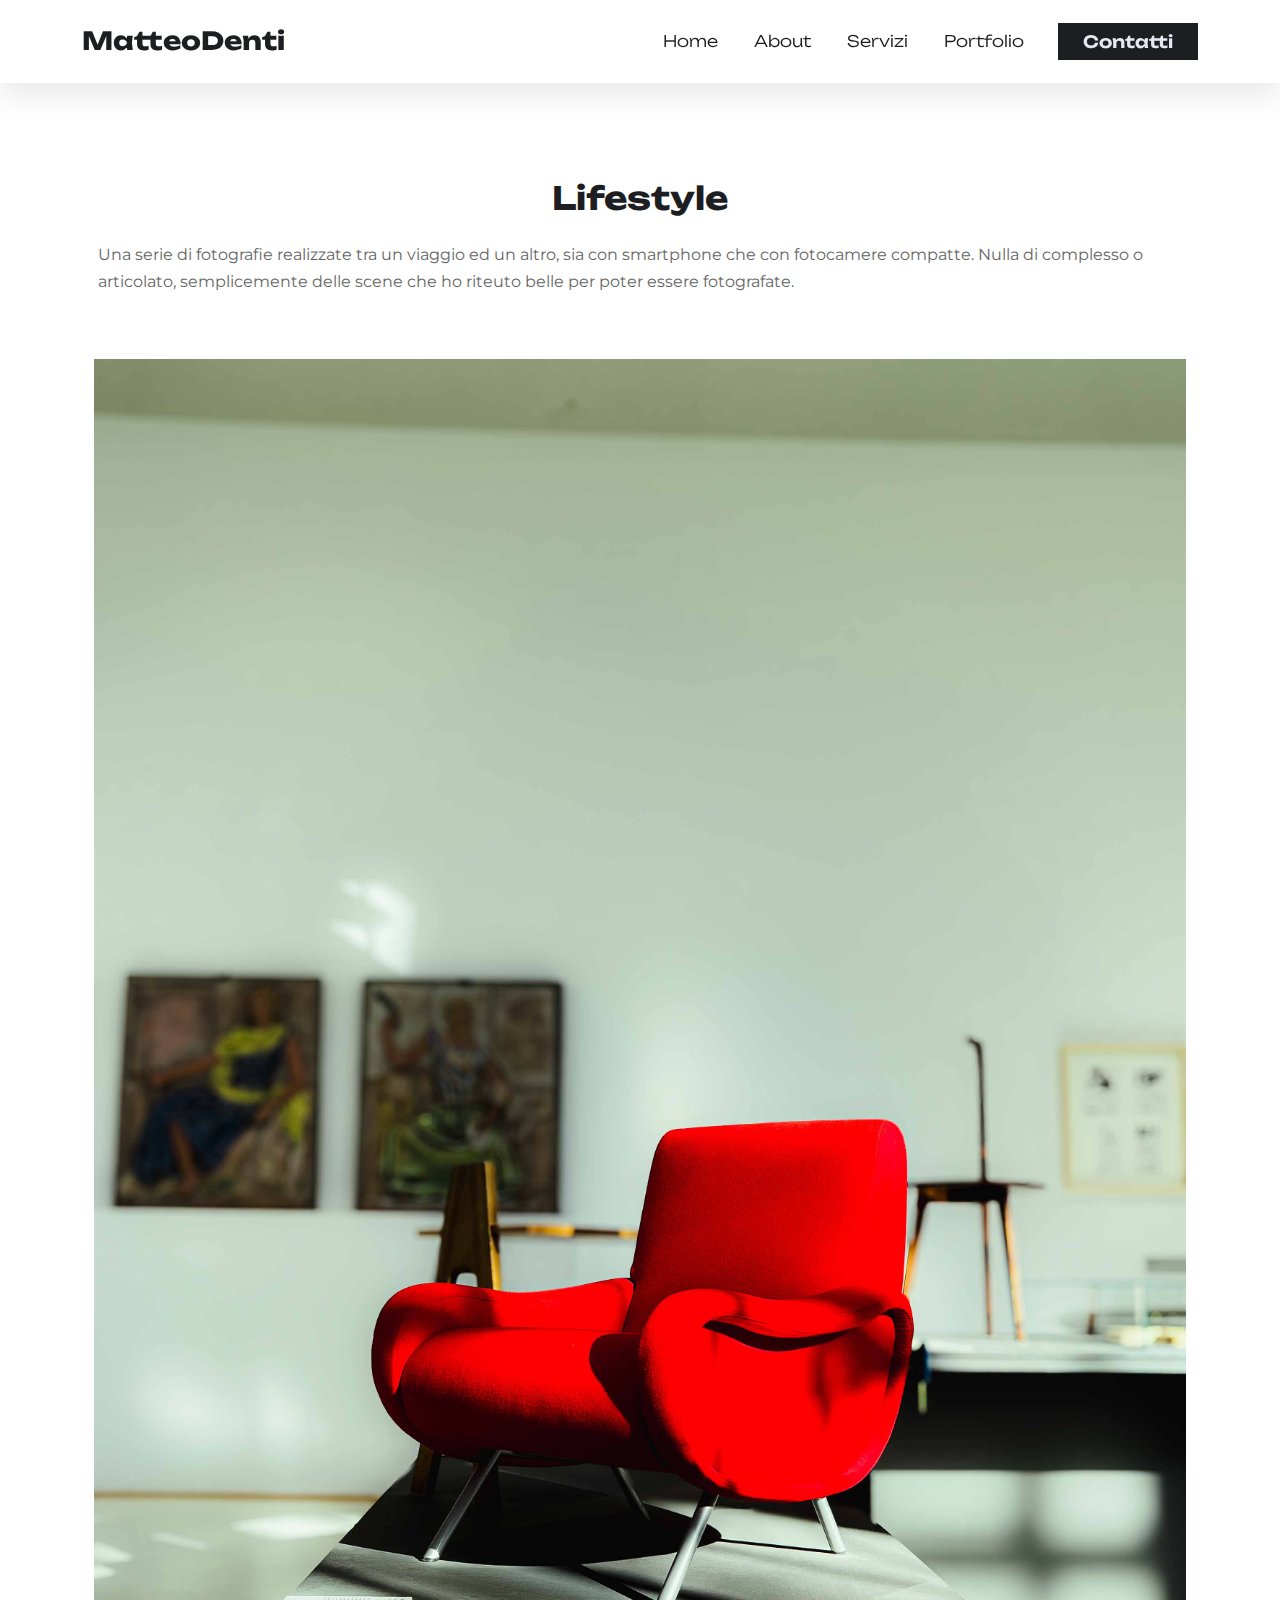
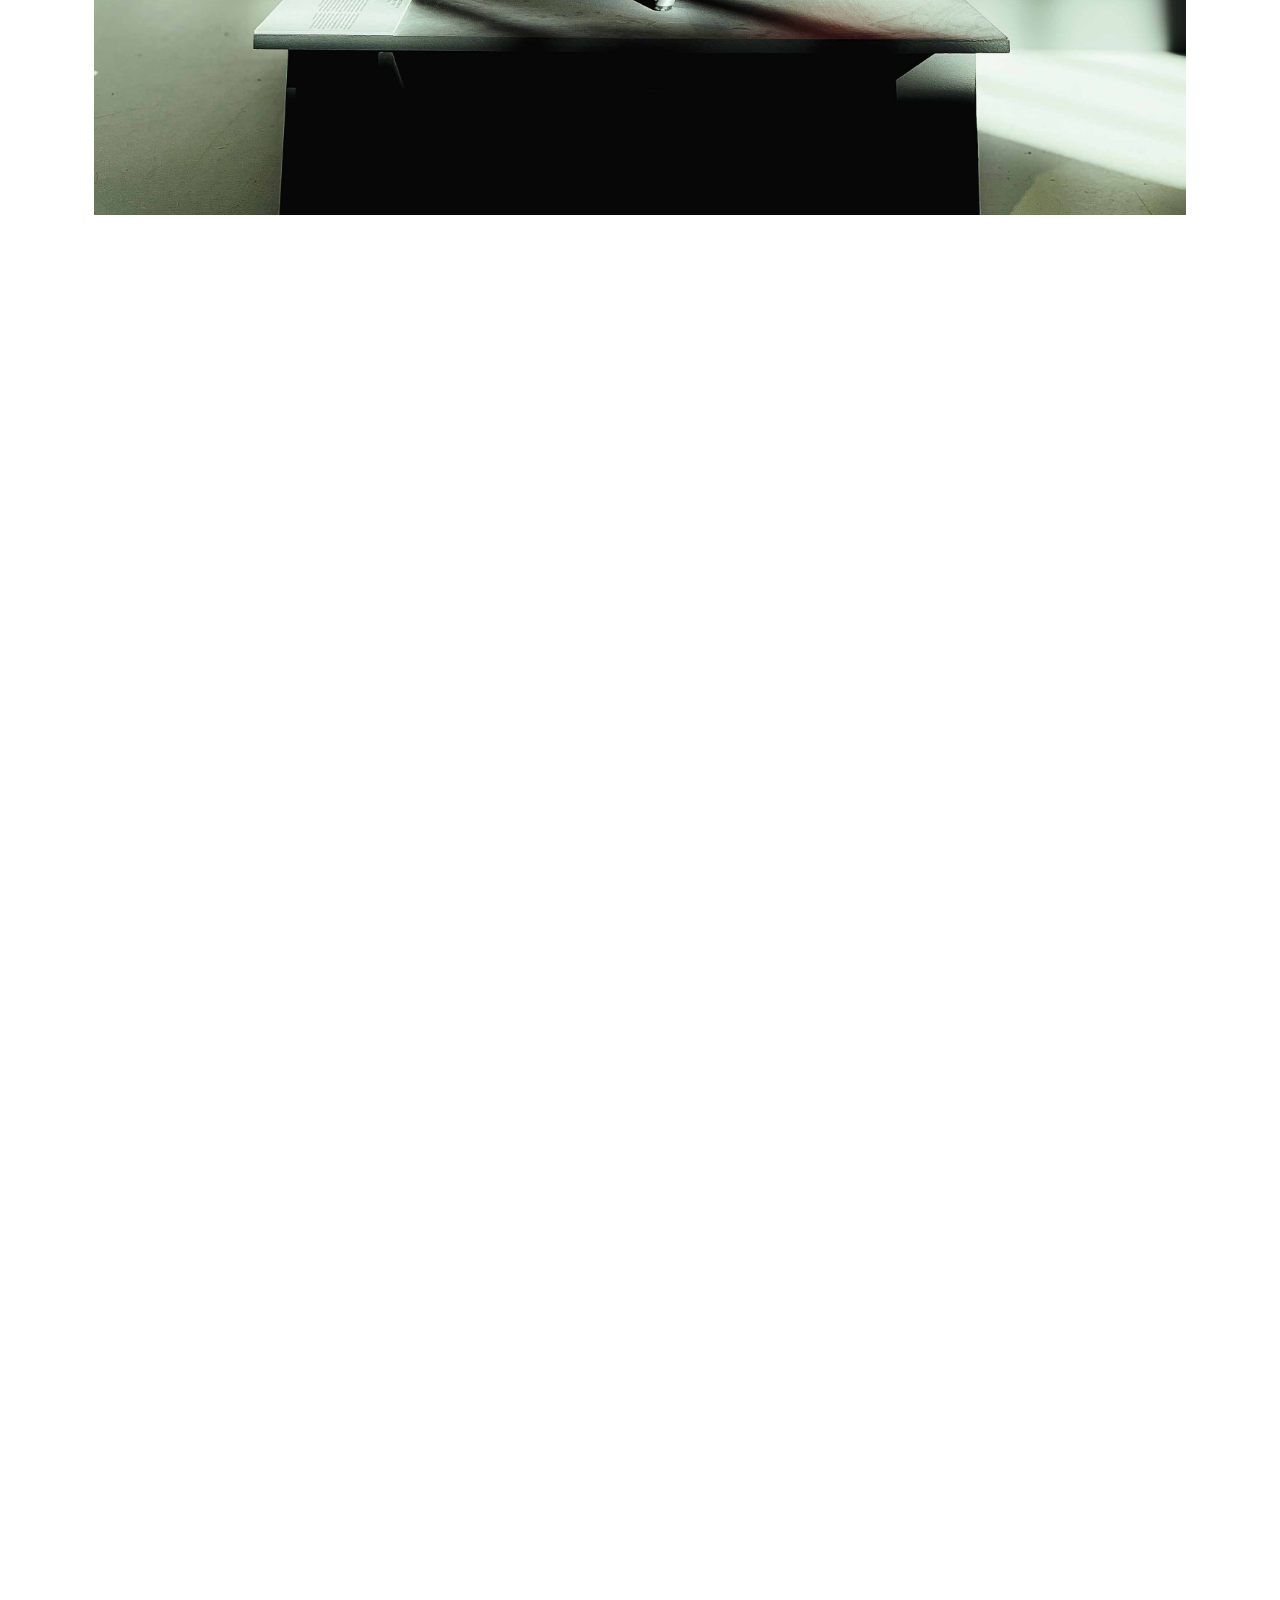
<file: PAGINE Personal/Lifestyle/Page LIFESTYLE.html>
<!doctype html>
<html lang="en">

<head>
  <meta charset="utf-8">
  <meta name="viewport" content="width=device-width, initial-scale=1">
  <title>Matteo Denti - sito web</title>
  <link href="https://cdn.jsdelivr.net/npm/bootstrap@5.3.3/dist/css/bootstrap.min.css" rel="stylesheet"
    integrity="sha384-QWTKZyjpPEjISv5WaRU9OFeRpok6YctnYmDr5pNlyT2bRjXh0JMhjY6hW+ALEwIH" crossorigin="anonymous">
  <!-- inserimento cdn per css bootstrap -->
  <link rel="stylesheet" href="https://cdn.jsdelivr.net/npm/bootstrap-icons@1.11.3/font/bootstrap-icons.min.css">
  <!-- inserimento cdn per icone bootstrap -->
  <link rel="stylesheet" href="../../Assets/css/style.css"> <!-- inserimento dello style.css; per risalire di due cartelle devi mettere ../../-->
  <link rel="stylesheet" href="https://cdn.jsdelivr.net/npm/swiper@11/swiper-bundle.min.css" />
  <!-- inserimento cdn per plugin swiper js -->
  <link rel="stylesheet" href="https://unpkg.com/aos@next/dist/aos.css"/>  <!-- per plugin esterno animation on scroll -->
</head>

<body>

  <!-- SEZIONE 1: NAVBAR -->
  <nav class="navbar navbar-expand-lg sticky-top">
    <div class="container"> 
      <a class="navbar-brand" href="../../index.html">MatteoDenti</a> 
      <button class="navbar-toggler" type="button" data-bs-toggle="collapse" data-bs-target="#navbarNav"
        aria-controls="navbarNav" aria-expanded="false" aria-label="Toggle navigation">
        <span class="navbar-toggler-icon"></span>
      </button>
      <div class="collapse navbar-collapse" id="navbarNav">
        <ul class="navbar-nav ms-auto"> <!-- Utilizzo di "ms-auto" per agire sui margini e spostare il menu a destra -->

          <li class="nav-item">
            <a class="nav-link" href="../../index.html#hero">Home</a> <!-- link alla sezione home nella landing page -->
          </li>
          <li class="nav-item">
            <a class="nav-link" href="../../index.html#about">About</a> <!-- link alla sezione about nella landing page -->
          </li>
          <li class="nav-item">
            <a class="nav-link" href="../../index.html#servizi">Servizi</a> <!-- link alla sezione "servizi" nella landing page -->
          </li>
          <li class="nav-item">
            <a class="nav-link" href="../../index.html#portfolio">Portfolio</a> <!-- link alla sezione "portfolio" nella landing page -->
          </li>

        </ul>
        <a href="../../index.html#contatti" class="btn bottone-colorato ms-lg-3">Contatti</a> <!-- link alla sezione "contatti" nella landing page -->

      </div>
    </div>
  </nav>


  <!-- SEZIONE 2: GRIGLIA FOTO -->
  <section id="griglia-foto">

    <!-- titolo progetto e breve descrizione -->
    <div class="container px-2 pt-5">
      
      <div class="text-center">
        <h1 class="titoli-sezioni mb-4 mt-5"> Lifestyle </h1>
        <p class="margin-text-portfolio text-start">  Una serie di fotografie realizzate tra un viaggio ed un altro, sia con smartphone che con fotocamere compatte.
          Nulla di complesso o articolato, semplicemente delle scene che ho riteuto belle per poter essere fotografate.
        </p>
      </div>

      <!-- griglia fotografica -->
      <div class="row py-5 px-lg-3 px-sm-0">

        <div class="column">
            <img class="modal-img" src="../../Assets/images/PROGETTI PERSONALI/Lifestyle/1.jpg" alt="" srcset="" data-aos="fade" data-aos-delay="20">
            <img class="modal-img" src="../../Assets/images/PROGETTI PERSONALI/Lifestyle/2.jpg" alt="" srcset="" data-aos="fade" data-aos-delay="20">
            <img class="modal-img" src="../../Assets/images/PROGETTI PERSONALI/Lifestyle/3.jpg" alt="" srcset="" data-aos="fade" data-aos-delay="20">
            <img class="modal-img" src="../../Assets/images/PROGETTI PERSONALI/Lifestyle/4.jpg" alt="" srcset="" data-aos="fade" data-aos-delay="20">
            <img class="modal-img" src="../../Assets/images/PROGETTI PERSONALI/Lifestyle/5.jpg" alt="" srcset="" data-aos="fade" data-aos-delay="20">
            <img class="modal-img" src="../../Assets/images/PROGETTI PERSONALI/Lifestyle/6.jpg" alt="" srcset="" data-aos="fade" data-aos-delay="20">
            <img class="modal-img" src="../../Assets/images/PROGETTI PERSONALI/Lifestyle/7.jpg" alt="" srcset="" data-aos="fade" data-aos-delay="20">
        </div>
        <div class="column">
            <img class="modal-img" src="../../Assets/images/PROGETTI PERSONALI/Lifestyle/8.jpg" alt="" srcset="" data-aos="fade" data-aos-delay="20">
            <img class="modal-img" src="../../Assets/images/PROGETTI PERSONALI/Lifestyle/9.jpg" alt="" srcset="" data-aos="fade" data-aos-delay="20">
            <img class="modal-img" src="../../Assets/images/PROGETTI PERSONALI/Lifestyle/10.jpg" alt="" srcset="" data-aos="fade" data-aos-delay="20">
            <img class="modal-img" src="../../Assets/images/PROGETTI PERSONALI/Lifestyle/11.jpg" alt="" srcset="" data-aos="fade" data-aos-delay="20">
            <img class="modal-img" src="../../Assets/images/PROGETTI PERSONALI/Lifestyle/12.jpg" alt="" srcset="" data-aos="fade" data-aos-delay="20">
            <img class="modal-img" src="../../Assets/images/PROGETTI PERSONALI/Lifestyle/13.jpg" alt="" srcset="" data-aos="fade" data-aos-delay="20">
            <img class="modal-img" src="../../Assets/images/PROGETTI PERSONALI/Lifestyle/14.jpg" alt="" srcset="" data-aos="fade" data-aos-delay="20">
        </div>
      </div>

    
       <!-- Finestra modale -->
       <div id="modal" class="modal">
        <span class="close">&times;</span>
        <img class="modal-content" id="modal-img">
        <span class="prev">&#10094;</span> <!-- Freccia sinistra -->
        <span class="next">&#10095;</span> <!-- Freccia destra -->
       </div>

    </div>


  </section>


  <!-- SEZIONE 7: FOOTER -->
  <section id="footer" class="margin-section section-padding-footer background-color-footer colore">
    <div class="container justify-content-center">

      <div class="row text-center">

        <div class="col-12">
          <a href="#griglia-foto" class="link-footer">
            <p>Back to top <i class="bi bi-arrow-up-short"></i></p>
          </a>
        </div>

        <div class="col-12 mb-1">
          
          <!-- link profilo instagram-->
          <a href="https://www.instagram.com/teodenti.jpg?utm_source=ig_web_button_share_sheet&igsh=ZDNlZDc0MzIxNw==" target="_blank" class="link-footer"> <!--  l'attributo target apre il link in una nuova scheda invece di ricaricare la pagina attuale. -->
            <i class="bi bi-instagram" style="font-size: 26px;"> </i>
          </a>

          <!-- link profilo linkedin -->
          <a href="https://www.linkedin.com/in/matteo-denti/" target="_blank" class="link-footer">
            <i class="bi bi-linkedin ps-2" style="font-size: 26px;"></i>
          </a>

           <!-- link profilo behance-->
          <a href="https://www.behance.net/matteodenti" target="_blank" class="link-footer">
            <i class="bi bi-behance ps-2" style="font-size: 30px;"></i> 
          </a>

           <!-- link per la mail -->
          <a href="mailto:matteodenti050@gmail.com" target="_blank" class="link-footer">
            <i class="bi bi-envelope ps-2" style="font-size: 28px;"></i>
          </a>

          <!-- link contatti telegram -->
          <a href="https://t.me/Abend999" target="_blank" class="link-footer">
            <i class="bi bi-telegram ps-2" style="font-size: 28px;"></i>
          </a>
        </div>

        <div class="col-12">
          <p> ©2025 Matteo Denti. All rights Reserved </p>
        </div>

        

      </div>

    </div>

  </section>




  <script src="https://cdn.jsdelivr.net/npm/swiper@11/swiper-bundle.min.js"></script>
  <!-- inserimento cdn per js swiper -->
  <script src="https://unpkg.com/aos@next/dist/aos.js"></script> <!-- inserimento dello animation on scroll -->
  <script src="https://cdn.jsdelivr.net/npm/bootstrap@5.3.3/dist/js/bootstrap.bundle.min.js"
    integrity="sha384-YvpcrYf0tY3lHB60NNkmXc5s9fDVZLESaAA55NDzOxhy9GkcIdslK1eN7N6jIeHz"
    crossorigin="anonymous"></script> <!-- inserimento cdn per js bootstrap -->
    <script src="../../Assets/Js/Javascript.js"> </script> <!-- inserimento dello Javascript.js-->
  
</body>

</html>
</file>
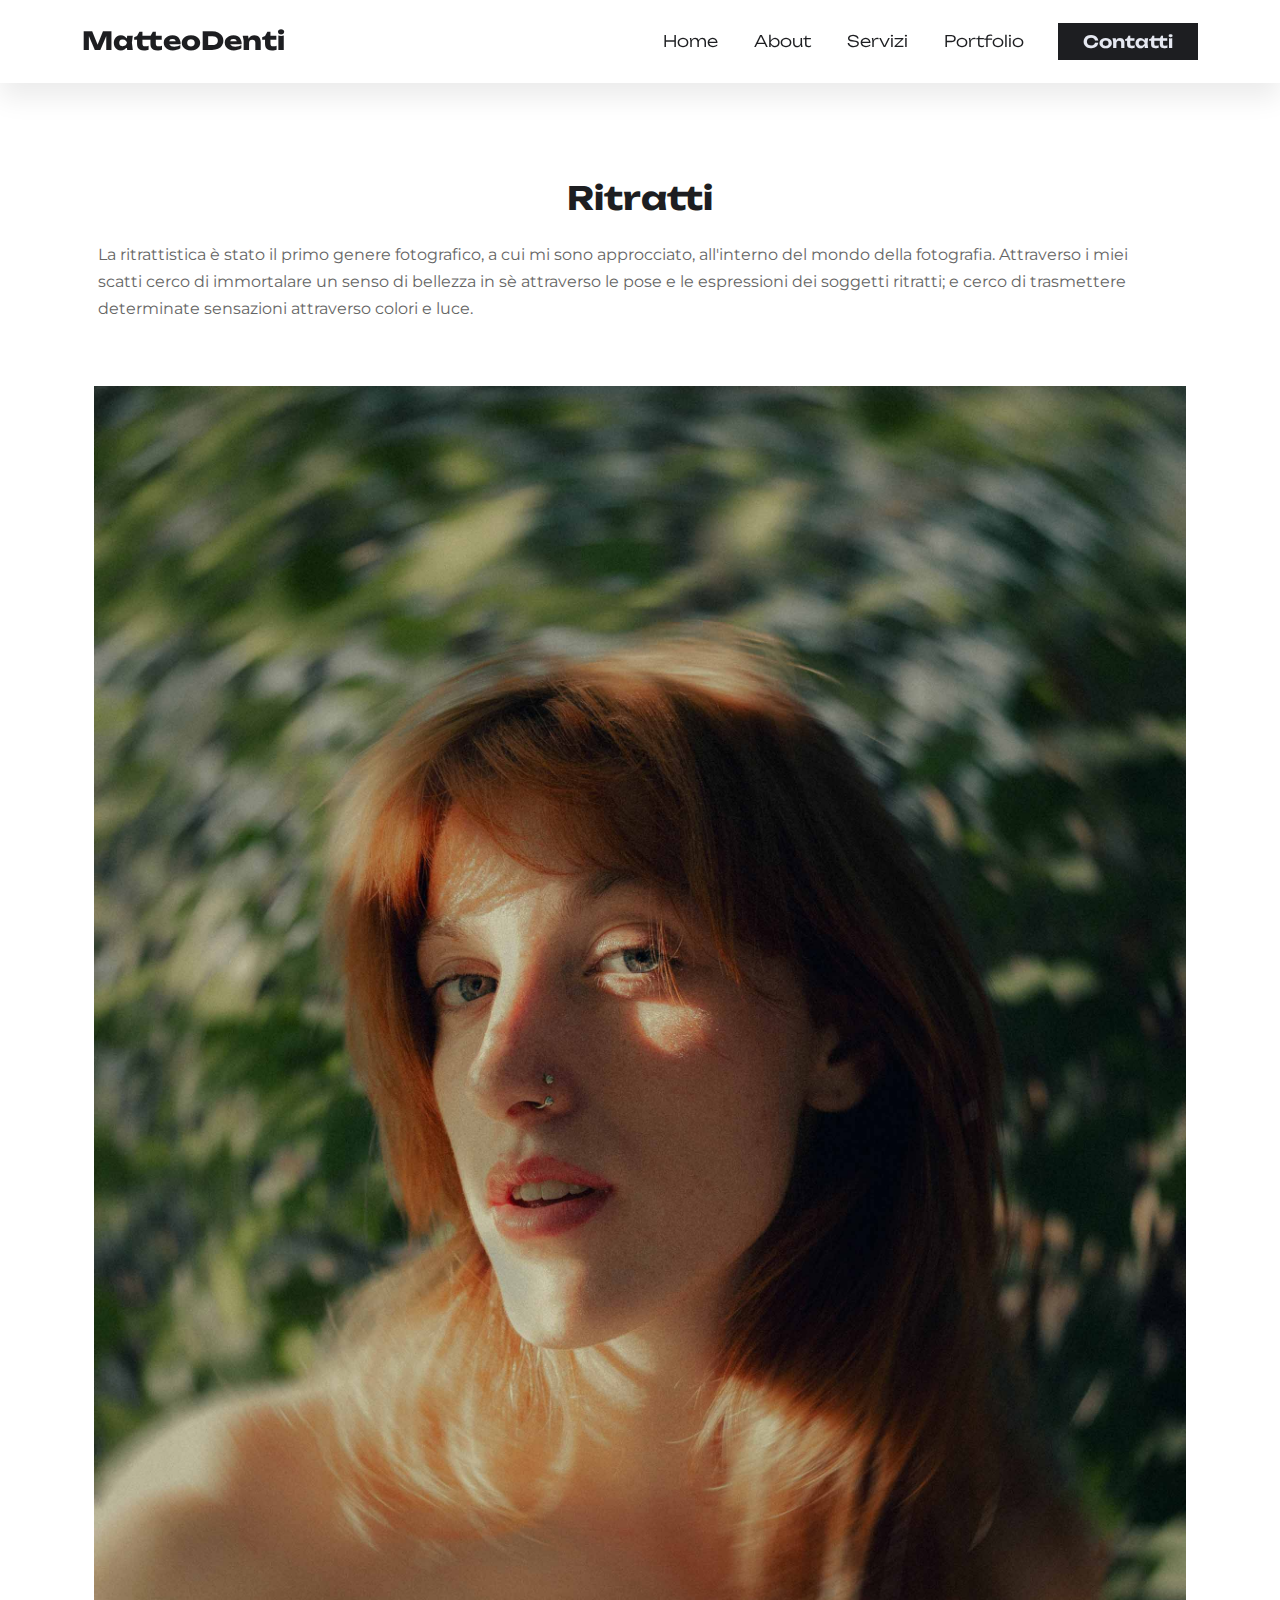
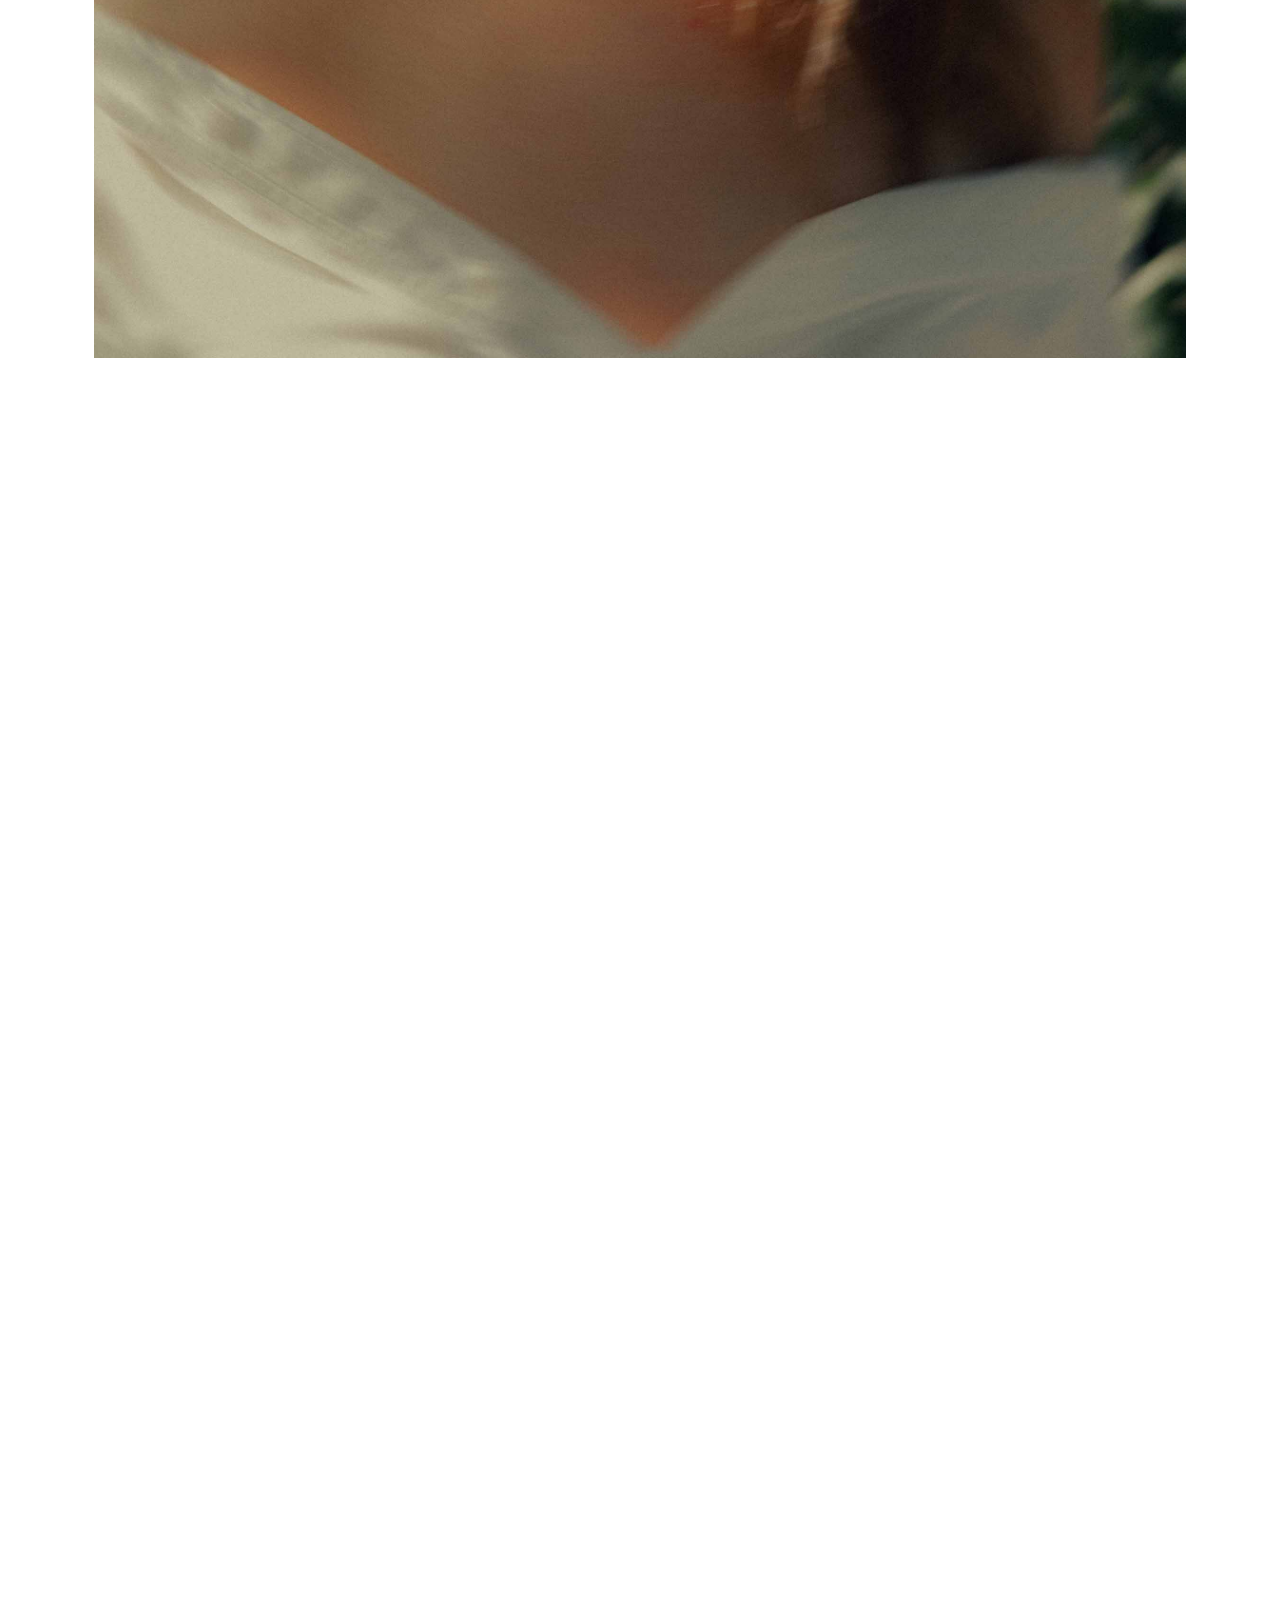
<file: PAGINE Personal/Ritratti/Page RITRATTI.html>
<!doctype html>
<html lang="en">

<head>
  <meta charset="utf-8">
  <meta name="viewport" content="width=device-width, initial-scale=1">
  <title>Matteo Denti - sito web</title>
  <link href="https://cdn.jsdelivr.net/npm/bootstrap@5.3.3/dist/css/bootstrap.min.css" rel="stylesheet"
    integrity="sha384-QWTKZyjpPEjISv5WaRU9OFeRpok6YctnYmDr5pNlyT2bRjXh0JMhjY6hW+ALEwIH" crossorigin="anonymous">
  <!-- inserimento cdn per css bootstrap -->
  <link rel="stylesheet" href="https://cdn.jsdelivr.net/npm/bootstrap-icons@1.11.3/font/bootstrap-icons.min.css">
  <!-- inserimento cdn per icone bootstrap -->
  <link rel="stylesheet" href="../../Assets/css/style.css"> <!-- inserimento dello style.css; per risalire di due cartelle devi mettere ../../-->
  <link rel="stylesheet" href="https://cdn.jsdelivr.net/npm/swiper@11/swiper-bundle.min.css" />
  <!-- inserimento cdn per plugin swiper js -->
  <link rel="stylesheet" href="https://unpkg.com/aos@next/dist/aos.css"/>  <!-- per plugin esterno animation on scroll -->
</head>

<body>

  <!-- SEZIONE 1: NAVBAR -->
  <nav class="navbar navbar-expand-lg sticky-top">
    <div class="container"> 
      <a class="navbar-brand" href="../../index.html">MatteoDenti</a> 
      <button class="navbar-toggler" type="button" data-bs-toggle="collapse" data-bs-target="#navbarNav"
        aria-controls="navbarNav" aria-expanded="false" aria-label="Toggle navigation">
        <span class="navbar-toggler-icon"></span>
      </button>
      <div class="collapse navbar-collapse" id="navbarNav">
        <ul class="navbar-nav ms-auto"> <!-- Utilizzo di "ms-auto" per agire sui margini e spostare il menu a destra -->

          <li class="nav-item">
            <a class="nav-link" href="../../index.html#hero">Home</a> <!-- link alla sezione home nella landing page -->
          </li>
          <li class="nav-item">
            <a class="nav-link" href="../../index.html#about">About</a> <!-- link alla sezione about nella landing page -->
          </li>
          <li class="nav-item">
            <a class="nav-link" href="../../index.html#servizi">Servizi</a> <!-- link alla sezione "servizi" nella landing page -->
          </li>
          <li class="nav-item">
            <a class="nav-link" href="../../index.html#portfolio">Portfolio</a> <!-- link alla sezione "portfolio" nella landing page -->
          </li>

        </ul>
        <a href="../../index.html#contatti" class="btn bottone-colorato ms-lg-3">Contatti</a> <!-- link alla sezione "contatti" nella landing page -->

      </div>
    </div>
  </nav>


  <!-- SEZIONE 2: GRIGLIA FOTO -->
  <section id="griglia-foto">

    <!-- titolo progetto e breve descrizione -->
    <div class="container px-2 pt-5">
      
      <div class="text-center">
        <h1 class="titoli-sezioni mb-4 mt-5"> Ritratti </h1>
        <p class="margin-text-portfolio text-start"> La ritrattistica è stato il primo genere fotografico, 
           a cui mi sono approcciato, all'interno del mondo della fotografia. Attraverso i miei scatti cerco di immortalare 
           un senso di bellezza in sè attraverso le pose e le espressioni dei soggetti ritratti; 
           e cerco di trasmettere determinate sensazioni attraverso colori e luce.
        </p>
      </div>

      <!-- griglia fotografica -->
      <div class="row py-5 px-lg-3 px-sm-0">

        <div class="column">
            <img class="modal-img" src="../../Assets/images/PROGETTI PERSONALI/Ritratti/1.jpg" alt="" srcset="" data-aos="fade" data-aos-delay="20">
            <img class="modal-img" src="../../Assets/images/PROGETTI PERSONALI/Ritratti/2.jpg" alt="" srcset="" data-aos="fade" data-aos-delay="20">
            <img class="modal-img" src="../../Assets/images/PROGETTI PERSONALI/Ritratti/3.jpg" alt="" srcset="" data-aos="fade" data-aos-delay="20">
            <img class="modal-img" src="../../Assets/images/PROGETTI PERSONALI/Ritratti/4.jpg" alt="" srcset="" data-aos="fade" data-aos-delay="20">
            <img class="modal-img" src="../../Assets/images/PROGETTI PERSONALI/Ritratti/5.jpg" alt="" srcset="" data-aos="fade" data-aos-delay="20">
            <img class="modal-img" src="../../Assets/images/PROGETTI PERSONALI/Ritratti/6.jpg" alt="" srcset="" data-aos="fade" data-aos-delay="20">
            <img class="modal-img" src="../../Assets/images/PROGETTI PERSONALI/Ritratti/7.jpg" alt="" srcset="" data-aos="fade" data-aos-delay="20">
            <img class="modal-img" src="../../Assets/images/PROGETTI PERSONALI/Ritratti/8.jpg" alt="" srcset="" data-aos="fade" data-aos-delay="20">
        </div>
        <div class="column">
          <img class="modal-img" src="../../Assets/images/PROGETTI PERSONALI/Ritratti/9.jpg" alt="" srcset="" data-aos="fade" data-aos-delay="20">
          <img class="modal-img" src="../../Assets/images/PROGETTI PERSONALI/Ritratti/10.jpg" alt="" srcset="" data-aos="fade" data-aos-delay="20">
          <img class="modal-img" src="../../Assets/images/PROGETTI PERSONALI/Ritratti/11.jpg" alt="" srcset="" data-aos="fade" data-aos-delay="20">
          <img class="modal-img" src="../../Assets/images/PROGETTI PERSONALI/Ritratti/12.jpg" alt="" srcset="" data-aos="fade" data-aos-delay="20">
          <img class="modal-img" src="../../Assets/images/PROGETTI PERSONALI/Ritratti/13.jpg" alt="" srcset="" data-aos="fade" data-aos-delay="20">
          <img class="modal-img" src="../../Assets/images/PROGETTI PERSONALI/Ritratti/14.jpg" alt="" srcset="" data-aos="fade" data-aos-delay="20">
          <img class="modal-img" src="../../Assets/images/PROGETTI PERSONALI/Ritratti/15.jpg" alt="" srcset="" data-aos="fade" data-aos-delay="20">
          <img class="modal-img" src="../../Assets/images/PROGETTI PERSONALI/Ritratti/16.jpg" alt="" srcset="" data-aos="fade" data-aos-delay="20">
        </div>
      </div>

    
       <!-- Finestra modale -->
       <div id="modal" class="modal">
        <span class="close">&times;</span>
        <img class="modal-content" id="modal-img">
        <span class="prev">&#10094;</span> <!-- Freccia sinistra -->
        <span class="next">&#10095;</span> <!-- Freccia destra -->
       </div>

    </div>


  </section>


  <!-- SEZIONE 7: FOOTER -->
  <section id="footer" class="margin-section section-padding-footer background-color-footer colore">
    <div class="container justify-content-center">

      <div class="row text-center">

        <div class="col-12">
          <a href="#griglia-foto" class="link-footer">
            <p>Back to top <i class="bi bi-arrow-up-short"></i></p>
          </a>
        </div>

        <div class="col-12 mb-1">
          
          <!-- link profilo instagram-->
          <a href="https://www.instagram.com/teodenti.jpg?utm_source=ig_web_button_share_sheet&igsh=ZDNlZDc0MzIxNw==" target="_blank" class="link-footer"> <!--  l'attributo target apre il link in una nuova scheda invece di ricaricare la pagina attuale. -->
            <i class="bi bi-instagram" style="font-size: 26px;"> </i>
          </a>

          <!-- link profilo linkedin -->
          <a href="https://www.linkedin.com/in/matteo-denti/" target="_blank" class="link-footer">
            <i class="bi bi-linkedin ps-2" style="font-size: 26px;"></i>
          </a>

           <!-- link profilo behance-->
          <a href="https://www.behance.net/matteodenti" target="_blank" class="link-footer">
            <i class="bi bi-behance ps-2" style="font-size: 30px;"></i> 
          </a>

           <!-- link per la mail -->
          <a href="mailto:matteodenti050@gmail.com" target="_blank" class="link-footer">
            <i class="bi bi-envelope ps-2" style="font-size: 28px;"></i>
          </a>

          <!-- link contatti telegram -->
          <a href="https://t.me/Abend999" target="_blank" class="link-footer">
            <i class="bi bi-telegram ps-2" style="font-size: 28px;"></i>
          </a>
        </div>

        <div class="col-12">
          <p> ©2025 Matteo Denti. All rights Reserved </p>
        </div>

        

      </div>

    </div>

  </section>




  <script src="https://cdn.jsdelivr.net/npm/swiper@11/swiper-bundle.min.js"></script>
  <!-- inserimento cdn per js swiper -->
  <script src="https://unpkg.com/aos@next/dist/aos.js"></script> <!-- inserimento dello animation on scroll -->
  <script src="https://cdn.jsdelivr.net/npm/bootstrap@5.3.3/dist/js/bootstrap.bundle.min.js"
    integrity="sha384-YvpcrYf0tY3lHB60NNkmXc5s9fDVZLESaAA55NDzOxhy9GkcIdslK1eN7N6jIeHz"
    crossorigin="anonymous"></script> <!-- inserimento cdn per js bootstrap -->
    <script src="../../Assets/Js/Javascript.js"> </script> <!-- inserimento dello Javascript.js-->
  
</body>

</html>
</file>
<file: Assets/css/style.css>
/* Importazione fonts */
@import url(../css/fonts.css);

/* DICHIARAZIONE VARIABILI CSS: in questo modo posso gestire ed apportare delle 
modifiche in futuro in maniera efficiente (senza perdere tempo) */
:root {
    --colore-primario: #1D1E21;  /* per titoli, heading ed elementi grafici */
    --colore-primario-chiaro: #3b3d40; /* per quando ci passa sopra il mouse (hover) */
    --colore-secondario: #E5E8F1; /* per elementi secondari */
    --colore-primario-rgb: rgb(29, 30, 33); /* colore principale in rgb/ */
    --colore-body: #656565; /* per paragrafi */
    --colore-background: #ffffff; /* per sfondo del sito */
    --font-principale: "Unbounded", sans-serif; /* FONT PRINCIPALI: titoli ed headings  */
    --font-secondario: "Montserrat", sans-serif; /* FONT SECONDARI: corpi testo */
    --box-shadow: 0px 15px 25px rgba(0,0,0,.08); /* per le ombre */
    --transition: all 0.5s ease; /* per le transizioni */
}

/* RESET DEFAULT PROPERTIES */
body {
   font-family: var(--font-principale);
   line-height: 1.7; /* per gestire l'interlinea e rendere maggiormente leggibile il testo */
   color: var(--colore-body);
   background-color: var(--colore-background);
}

p {
    font-family: var(--font-secondario);
}

h1, h2, h3, h4, h5, h6 {
    font-weight: 700;
    color: var(--colore-primario);
}

a {
    text-decoration: none;  /* per rimuovere la sottolineatura predefinita dei link */
    color: var(--colore-secondario);
    transition: var(--transition);
}

a:hover {
    color: var(--colore-primario); /* per quando il mouse passa sopra a dei link e cambia colore */
}

img {
    max-width: 100%; 
    height: auto; /* per mantenere la proporzione dell'img senza che venga deformata (altezza si adatta proporzionalmente alla lunghezza) */
}

.section-padding { /* classe per il padding delle diverse sezioni del sito */
    padding-top: 100px;
    padding-bottom: 150px;
    padding-left: 40px;
    padding-right: 40px;
}

.section-margin { /* classe per i margini delle diverse sezioni del sito */
    margin-top: 100px;
    margin-bottom: 140px;
}

.titoli-sezioni {
 font-size: 40px;
}

.bordo-sezioni {  /* per definire il bordo dei paragrafi nella sezione dei servizi */
    border: 2px solid var(--colore-secondario);
    box-shadow: var(--box-shadow);
}




/* SEZIONE 1: NAVBAR ✅ */
.navbar {
    background-color: var(--colore-background); /* non dimenticare colore back altrimenti diventa trasparente*/
    box-shadow: var(--box-shadow);
    padding: 15px; 
}

.navbar-brand { /* per rendere + bold e colorato il logo */
    font-weight: 750;
    font-size: 25px;
    color: var(--colore-primario);
}

.navbar-nav .nav-link {
    font-weight: 300;
    color: var(--colore-primario);
}

.navbar-nav .nav-link.active {
    color: var(--colore-primario);
}

.nav-link:hover {
    color: var(--colore-primario-chiaro);
}

.btn {
    font-weight: 600;
    font-size: 17px;
    border-radius: 0px; /* togliere il radius */
    padding: 5px 24px; /* per aggiungere un po' di padding interno */
}

.bottone-colorato {
    background-color: var(--colore-primario); /* per fare risaltare il bottone con il colore */
    color: var(--colore-secondario);
}

.bottone-colorato:hover {
    background-color: var(--colore-primario-chiaro); /* quando passa il mouse cambia il colore */
    color: var(--colore-secondario);
}

.nav-item {
    padding-left: 10px;
    padding-right: 10px;
}




/* SEZIONE 2: HEROSECTION ✅*/
/* DA RIGA 139 A 155: per gestire la posizione e dimensione del video di copertina */
.hero-section {
    position: relative;  /* Imposta la posizione dell'elemento come "relativa" per poter utilizzare il posizionamento assoluto all'interno di esso */
    height: 100vh; /* Imposta l'altezza della sezione a 100% dell'altezza della finestra (viewport), quindi copre tutto lo schermo */
    overflow: hidden;  /* Nasconde eventuali contenuti che escono fuori dai confini dell'elemento */
}

.hero-video {
    position: absolute; /* Posiziona il video in modo assoluto rispetto al suo elemento contenitore (la .hero-section) */
    top: 50%; /* Posiziona il video al 50% dell'altezza del contenitore (a metà) */
    left: 50%; /* Posiziona il video al 50% della larghezza del contenitore (a metà) */
    width: 100%; /* Imposta la larghezza del video al 100% della larghezza del contenitore (copre tutta la larghezza) */
    height: 100%; /* Imposta l'altezza del video al 100% dell'altezza del contenitore (copre tutta l'altezza) */
    object-fit: cover; /* Fa in modo che il video riempia completamente l'area, mantenendo le proporzioni */
    transform: translate(-50%, -50%); /* Sposta il video per centrarlo esattamente nel contenitore */
}

/* PER GESTIRE IL BOTTONE SOPRA AL VIDEO */
.hero-content {
    position: absolute;  /* Posiziona il contenuto sopra il video in modo assoluto */
    bottom: 150px;  /* Posiziona il contenuto (bottone) a 20px dal bordo inferiore della sezione */
    left: 50%;  /* Centra il contenuto orizzontalmente */
    transform: translateX(-50%); /* Compensa il margine sinistro per centrare il contenuto */
    z-index: 2;  /* Assicura che il contenuto sia visibile sopra il video */
    text-align: center;  /* Centra il testo orizzontalmente */
    color: white;  /* Imposta il colore del testo su bianco */
}

.bottone-herosection {
    font-size: 20px;
    background-color: var(--colore-primario); /* per fare risaltare il bottone con il colore */
    color: var(--colore-secondario);
    opacity: 100%;
}

.bottone-herosection:hover {
    background-color: var(--colore-primario-chiaro); /* quando passa il mouse cambia il colore */
    color: var(--colore-secondario);
}




/* SEZIONE 3: ABOUT ✅ */
.bottone-colorato-cv {
    background-color: var(--colore-background);
    color: var(--colore-primario);
    box-shadow: var(--box-shadow);
}

.margin-about {
    margin-top: 50px; /* un po' di margin per staccare dalla navbar*/
}

.margin-title-about { /* per centrare il testo rispetto all'immagine */
    margin-top: 75px;
    margin-left: 20px;
}

.margin-text-about {
    margin-left: 20px;
    margin-right: 30px;
}



/* SEZIONE 4: SERVIZI ✅*/
#servizi {
    color: var(--colore-secondario); /* colore paragrafi */
}

.colore {
    color: var(--colore-secondario); /* colore titoli */
}

.background-color-servizi {
    background-color: var(--colore-primario);
}

.colore-sfondo {
    background-color: #1D1E21;
}



/* SEZIONE 5: PORTFOLIO ✅*/ 
#portfolio {
    margin-top: 50px; /* applicato un leggero margine per staccare maggiormente dalla sezione superiore */ 
}

.margin-text-portfolio {
    margin-left: 20px;
    margin-right: 30px; 
}

.swiper-pagination-bullet {
    background-color: black; /* per cambiare colore ai bullet */ 
}

/* DA RIGA 187 A 211: animazione del titolo del progetto che passa sopra la copertina;
nel caso la puoi cancellare, basta che poi aggiusti padding alla riga 181 dell'html  */ 
.project {
    overflow: hidden;
    position: relative;
}

.project .overlay-progetti {
    padding: 32px;
    position: absolute;
    bottom: 0px; /* posiziona l'elemento alla base del contenitore */ 
    left: 0px;
    transition: all 0.4s ease-in-out;
    opacity: 0; /* per impostare le scritte come trasparenti (inizialmente nascosto) */
    transform: translateY(60px); /* per spostare le scritte verso il basso di 60px */
}

.project:hover .overlay-progetti {
    opacity: 1; /* rende visibile le scritte quando passa sopra il mouse  */
    transform: translateY(0px); /* per riportare l'elemento alla sua posizione originale (sopra la copertina) */
    color: white;
}

.titoli-copertine-progetti { 
    color: white; /* per dare il bianco ai titoli */ 
}

/* DA RIGA 216 A 222: animazione immagine che si ingrandisce quando utente 
ci passa sopra con il mouse */
a img {
    transition: transform 0.35s ease-in-out;
}

a img:hover {
    transform: scale(1.02); /* per ingrandire leggermente la copertina quando ci passa sopra il mouse */
}



/* SEZIONE 6: CONTATTI */ 
.form-sfondo {
    box-shadow: var(--box-shadow);
}

.form-control {
    border-radius: 0;
    border: 0.8px solid rgb(29, 30, 33);
}

#contact .form-control:focus {
    box-shadow: none;
    border-color: var(--colore-primario);
}




/* SEZIONE 7: FOOTER */ 
.background-color-footer {
    background-color: var(--colore-primario);
    margin-top: 170px;
    padding-top: 1px;
    padding-top: 50px;
}

.section-padding-footer { /* classe per il padding delle diverse sezioni del sito */
    padding-bottom: 50px;
}

.link-footer {
    color: var(--colore-secondario);
}

.link-footer:hover {
    color: var(--colore-primario-chiaro);
}




/* GRIGLIA FOTOGRAFICA PER PROGETTI - pagine diverse */ 
#griglia-foto .row {
    display: grid;
    grid-template-columns: repeat(auto-fit,minmax(200px,1fr));
}

#griglia-foto .column {
    grid-column: span 3;
    width: 100%;
    overflow: hidden;
    display: flex;
    flex-direction: column;
    gap: 0.7rem;
}

/* per ingrandire le foto */ 
.modal-img {
    width: 100%;
    cursor: pointer;
    transition: transform 0.2s ease-in-out;
}

.modal {
    display: flex;
    position: fixed;
    top: 50%;
    left: 50%;
    transform: translate(-50%, -50%);
    width: 100%;
    height: 100%;
    background-color: rgba(0, 0, 0, 0.783);
    justify-content: center;
    align-items: center;
    z-index: 9999;
    visibility: hidden;
    opacity: 0;
    transition: opacity 0.3s ease;
}

.modal.active {
    visibility: visible;
    opacity: 1;
}


.modal-content { /* Modal container */
    display: block;
    max-width: 100%;
    max-height: 100%;
    margin: auto;
    object-fit: contain; /* Mantiene le proporzioni originali */
    object-position: center; /* Centra l'immagine nel contenitore */
    transition: all 0.3s ease-in-out; /* Aggiunge un effetto di transizione per un miglior effetto visivo */
    padding: 50px;
    background-color: white;
}


.close { /* Bottone per chiudere la lightbox */
    position: absolute;
    top: 15px;
    right: 25px;
    color: var(--colore-primario);
    font-size: 36px;
    font-weight: bold;
    cursor: pointer;
    z-index: 10000;
}


.close:hover, /* Rendi il bottone piu visibile al passaggio del mouse */
.close:focus {
    color: #ddd;
    text-decoration: none;
    cursor: pointer;
}




/* PULSANTI DI NAVIGAZIONE PER SCORRERE TRA LE FOTO */
.prev, .next {
    position: absolute;
    top: 50%;
    transform: translateY(-50%);
    font-size: 20px;
    color: var(--colore-primario);
    padding: 10px;
    cursor: pointer;
    user-select: none;
    transition: background-color 0.3s;
}

.prev {
    left: 10px;
}

.next {
    right: 10px;
}

.prev:hover, .next:hover {
    background-color: var(--colore-primario);
    color: var(--colore-background);
}




/* PULSANTI DI NAVIGAZIONE PER SCORRERE TRA I PROGETTI (vicino al titolo) */

.title-container {
    display: flex;
    align-items: center;
    justify-content: center;
    gap: 20px; /* Distanza tra frecce e titolo */
    position: relative;
    width: 100%;
    max-width: 800px;
    margin: 0 auto;
}

.titoli-sezioni {
    font-size: 2rem;
    text-align: center;
    margin: 0;
}



/* MODIFICHE FINALI */
.margin-servizi {
    margin-top: 100px;
}

.grandezza-titolo {
    font-size: clamp(2rem, 5vw, 50px);
}

.grandezza-titolo-contatti {
    font-size: clamp(2rem, 5vw, 35px); 
}

.section-padding-contatti {
    padding-top: 130px;
    padding-left: 40px;
    padding-right: 40px;
}
</file>
